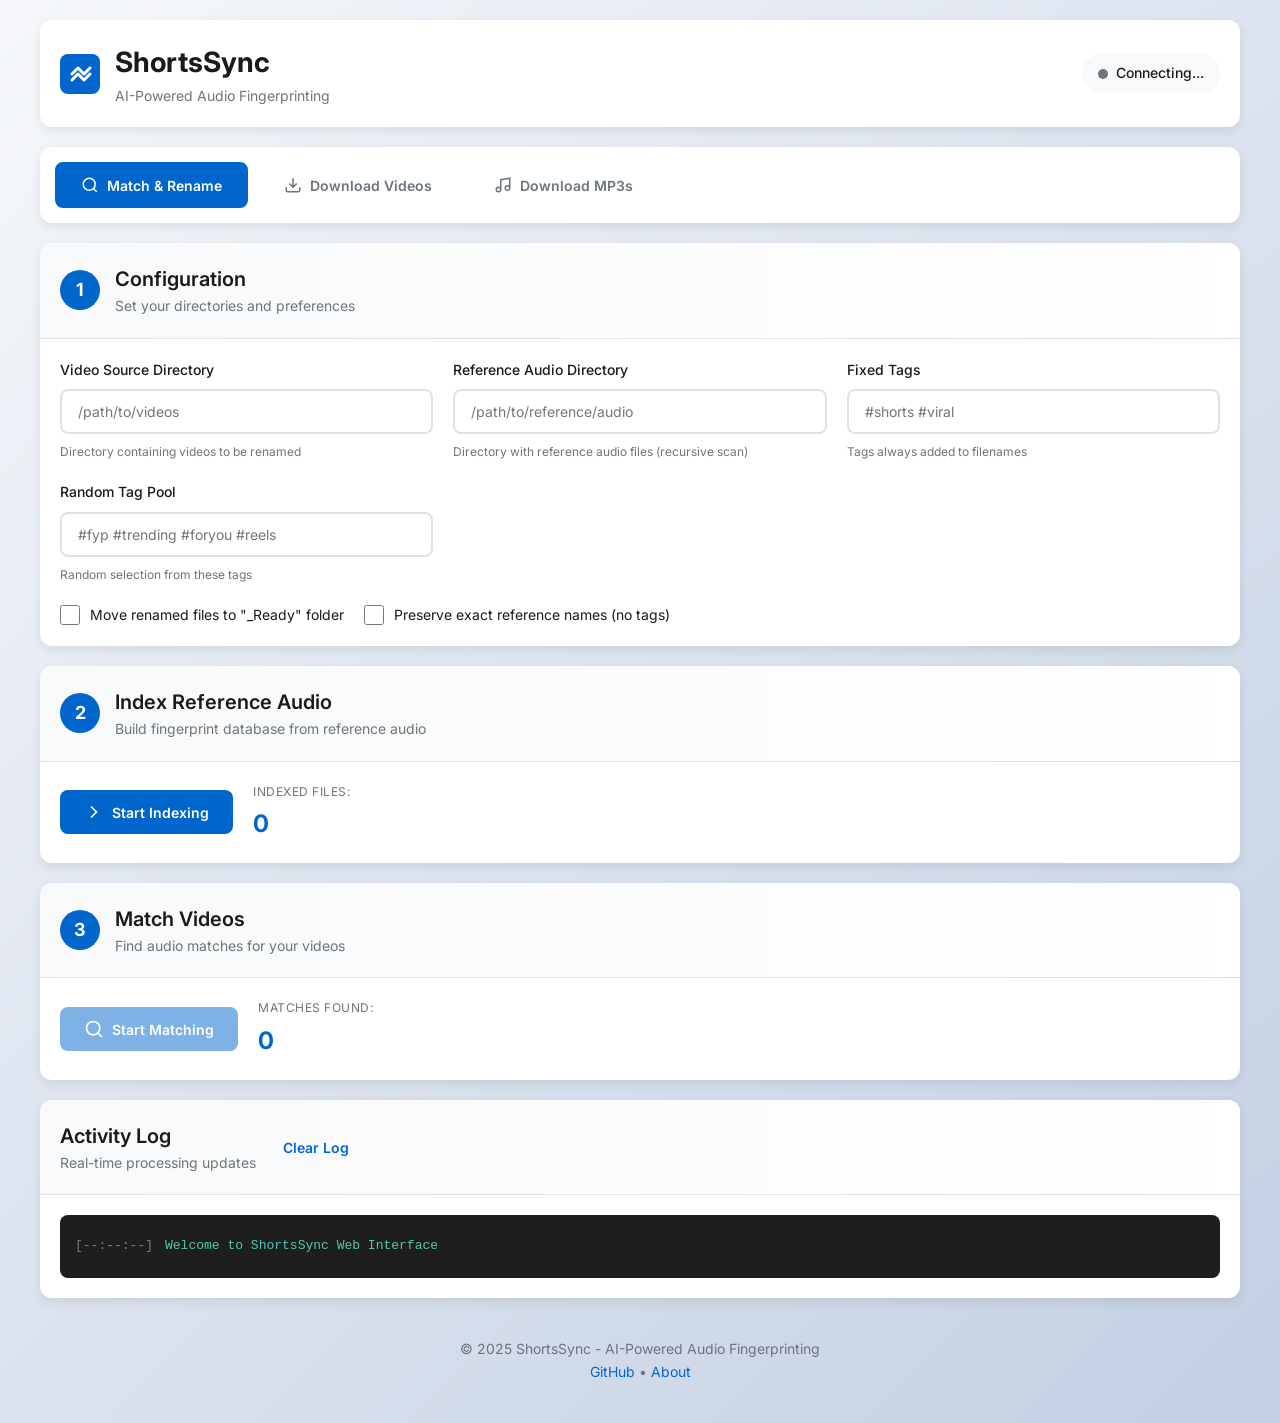
<file: web_frontend/index.html>
<!DOCTYPE html>
<html lang="en">
<head>
    <meta charset="UTF-8">
    <meta name="viewport" content="width=device-width, initial-scale=1.0">
    <title>ShortsSync - AI-Powered Video Organizer</title>
    <link rel="stylesheet" href="styles.css">
    <link href="https://fonts.googleapis.com/css2?family=Inter:wght@300;400;500;600;700&display=swap" rel="stylesheet">
</head>
<body>
    <div class="container">
        <!-- Header -->
        <header class="header">
            <div class="header-content">
                <div class="logo">
                    <svg width="40" height="40" viewBox="0 0 40 40" fill="none">
                        <rect width="40" height="40" rx="8" fill="#0066cc"/>
                        <path d="M12 20L18 14L24 20L30 14" stroke="white" stroke-width="3" stroke-linecap="round" stroke-linejoin="round"/>
                        <path d="M12 26L18 20L24 26L30 20" stroke="white" stroke-width="3" stroke-linecap="round" stroke-linejoin="round"/>
                    </svg>
                    <div>
                        <h1>ShortsSync</h1>
                        <p class="tagline">AI-Powered Audio Fingerprinting</p>
                    </div>
                </div>
                <div class="header-status">
                    <div class="status-indicator" id="connectionStatus">
                        <span class="status-dot"></span>
                        <span class="status-text">Connecting...</span>
                    </div>
                </div>
            </div>
        </header>

        <!-- Tab Navigation -->
        <nav class="tab-nav">
            <button class="tab-btn active" data-tab="match-tab">
                <svg width="18" height="18" viewBox="0 0 24 24" fill="none" stroke="currentColor" stroke-width="2">
                    <circle cx="11" cy="11" r="8"/>
                    <path d="M21 21l-4.35-4.35"/>
                </svg>
                Match & Rename
            </button>
            <button class="tab-btn" data-tab="download-tab">
                <svg width="18" height="18" viewBox="0 0 24 24" fill="none" stroke="currentColor" stroke-width="2">
                    <path d="M21 15v4a2 2 0 01-2 2H5a2 2 0 01-2-2v-4M7 10l5 5 5-5M12 15V3"/>
                </svg>
                Download Videos
            </button>
            <button class="tab-btn" data-tab="mp3-tab">
                <svg width="18" height="18" viewBox="0 0 24 24" fill="none" stroke="currentColor" stroke-width="2">
                    <path d="M9 18V5l12-2v13M9 18c0 1.66-1.34 3-3 3s-3-1.34-3-3 1.34-3 3-3 3 1.34 3 3zm12-2c0 1.66-1.34 3-3 3s-3-1.34-3-3 1.34-3 3-3 3 1.34 3 3z"/>
                </svg>
                Download MP3s
            </button>
        </nav>

        <!-- Main Content -->
        <main class="main-content">
            <!-- Match & Rename Tab -->
            <div id="match-tab" class="tab-content active">
                <!-- Step 1: Configuration -->
            <section class="card">
                <div class="card-header">
                    <div class="step-number">1</div>
                    <div>
                        <h2>Configuration</h2>
                        <p>Set your directories and preferences</p>
                    </div>
                </div>
                <div class="card-body">
                    <div class="form-grid">
                        <div class="form-group">
                            <label for="videoDir">Video Source Directory</label>
                            <input type="text" id="videoDir" placeholder="/path/to/videos" />
                            <small>Directory containing videos to be renamed</small>
                        </div>
                        <div class="form-group">
                            <label for="audioDir">Reference Audio Directory</label>
                            <input type="text" id="audioDir" placeholder="/path/to/reference/audio" />
                            <small>Directory with reference audio files (recursive scan)</small>
                        </div>
                        <div class="form-group">
                            <label for="fixedTags">Fixed Tags</label>
                            <input type="text" id="fixedTags" placeholder="#shorts #viral" />
                            <small>Tags always added to filenames</small>
                        </div>
                        <div class="form-group">
                            <label for="poolTags">Random Tag Pool</label>
                            <input type="text" id="poolTags" placeholder="#fyp #trending #foryou #reels" />
                            <small>Random selection from these tags</small>
                        </div>
                    </div>
                    <div class="form-row">
                        <div class="checkbox-group">
                            <input type="checkbox" id="moveFiles" />
                            <label for="moveFiles">Move renamed files to "_Ready" folder</label>
                        </div>
                        <div class="checkbox-group">
                            <input type="checkbox" id="preserveExact" />
                            <label for="preserveExact">Preserve exact reference names (no tags)</label>
                        </div>
                    </div>
                    <div class="form-row" id="shazamOption" style="display: none;">
                        <div class="checkbox-group">
                            <input type="checkbox" id="shazamOnlyMode" />
                            <label for="shazamOnlyMode">
                                <strong>🎵 Shazam-Only Mode</strong> - Rename directly from Shazam
                            </label>
                        </div>
                        <div class="checkbox-group">
                            <input type="checkbox" id="useShazamFallback" />
                            <label for="useShazamFallback">
                                <strong>🎵 Use Shazam Fallback</strong> - Try to identify unmatched videos with Shazam
                                <br><small>For videos that don't match via fingerprinting, try Shazam to identify the song and match against reference library.</small>
                            </label>
                        </div>
                    </div>
                    <div class="form-row" id="saveAudioOption" style="display: none;">
                        <div class="checkbox-group">
                            <input type="checkbox" id="saveNewAudio" />
                            <label for="saveNewAudio">
                                <strong>💾 Save New Audio</strong> - Add Shazam-identified videos to reference library
                                <br><small>When Shazam finds a new song, extract and save the audio to your reference folder for future matching.</small>
                            </label>
                        </div>
                    </div>
                </div>
            </section>

            <!-- Step 2: Index Reference Audio -->
            <section class="card">
                <div class="card-header">
                    <div class="step-number">2</div>
                    <div>
                        <h2>Index Reference Audio</h2>
                        <p>Build fingerprint database from reference audio</p>
                    </div>
                </div>
                <div class="card-body">
                    <div class="action-section">
                        <button class="btn btn-primary" id="btnIndex">
                            <svg width="20" height="20" viewBox="0 0 24 24" fill="none" stroke="currentColor">
                                <path d="M9 18l6-6-6-6" stroke-width="2" stroke-linecap="round"/>
                            </svg>
                            Start Indexing
                        </button>
                        <div class="stats-group" id="indexStats">
                            <div class="stat-item">
                                <span class="stat-label">Indexed Files:</span>
                                <span class="stat-value" id="indexedCount">0</span>
                            </div>
                        </div>
                    </div>
                    
                    <!-- Progress Section for Indexing -->
                    <div id="indexProgressSection" style="display: none; margin-top: 20px;">
                        <div class="progress-bar">
                            <div class="progress-fill" id="indexProgressFill" style="width: 0%"></div>
                        </div>
                        <div class="progress-text" id="indexProgressText">0 / 0</div>
                    </div>
                </div>
            </section>

            <!-- Step 3: Match Videos -->
            <section class="card">
                <div class="card-header">
                    <div class="step-number">3</div>
                    <div>
                        <h2>Match Videos</h2>
                        <p>Find audio matches for your videos</p>
                    </div>
                </div>
                <div class="card-body">
                    <div class="action-section">
                        <button class="btn btn-primary" id="btnMatch" disabled>
                            <svg width="20" height="20" viewBox="0 0 24 24" fill="none" stroke="currentColor">
                                <circle cx="11" cy="11" r="8" stroke-width="2"/>
                                <path d="M21 21l-4.35-4.35" stroke-width="2" stroke-linecap="round"/>
                            </svg>
                            Start Matching
                        </button>
                        <div class="stats-group" id="matchStats">
                            <div class="stat-item">
                                <span class="stat-label">Matches Found:</span>
                                <span class="stat-value" id="matchCount">0</span>
                            </div>
                        </div>
                    </div>
                </div>
            </section>

            <!-- Progress Section -->
            <section class="card" id="progressCard" style="display: none;">
                <div class="card-header">
                    <div class="step-number">
                        <svg class="spinner" width="24" height="24" viewBox="0 0 24 24">
                            <circle cx="12" cy="12" r="10" stroke="#0066cc" stroke-width="3" fill="none" stroke-dasharray="60" stroke-dashoffset="20"/>
                        </svg>
                    </div>
                    <div>
                        <h2>Processing</h2>
                        <p id="progressMessage">Working...</p>
                    </div>
                </div>
                <div class="card-body">
                    <div class="progress-bar">
                        <div class="progress-fill" id="progressFill" style="width: 0%"></div>
                    </div>
                    <div class="progress-text" id="progressText">0 / 0</div>
                </div>
            </section>

            <!-- Step 4: Results & Rename -->
            <section class="card" id="resultsCard" style="display: none;">
                <div class="card-header">
                    <div class="step-number">4</div>
                    <div>
                        <h2>Results & Rename</h2>
                        <p>Review matches and commit changes</p>
                    </div>
                </div>
                <div class="card-body">
                    <div class="action-section" style="margin-bottom: 20px;">
                        <button class="btn btn-success" id="btnRename">
                            <svg width="20" height="20" viewBox="0 0 24 24" fill="none" stroke="currentColor">
                                <polyline points="20 6 9 17 4 12" stroke-width="2" stroke-linecap="round" stroke-linejoin="round"/>
                            </svg>
                            Commit Rename
                        </button>
                        <button class="btn btn-secondary" id="btnClear">
                            <svg width="20" height="20" viewBox="0 0 24 24" fill="none" stroke="currentColor">
                                <path d="M3 6h18M8 6V4a2 2 0 012-2h4a2 2 0 012 2v2M19 6v14a2 2 0 01-2 2H7a2 2 0 01-2-2V6" stroke-width="2" stroke-linecap="round"/>
                            </svg>
                            Clear Results
                        </button>
                    </div>
                    <div class="results-container" id="resultsContainer">
                        <!-- Results will be populated here -->
                    </div>
                </div>
            </section>

            <!-- Activity Log -->
            <section class="card">
                <div class="card-header">
                    <div>
                        <h2>Activity Log</h2>
                        <p>Real-time processing updates</p>
                    </div>
                    <button class="btn btn-text" id="btnClearLog">Clear Log</button>
                </div>
                <div class="card-body">
                    <div class="log-container" id="logContainer">
                        <div class="log-entry log-info">
                            <span class="log-time">[--:--:--]</span>
                            <span class="log-message">Welcome to ShortsSync Web Interface</span>
                        </div>
                    </div>
                </div>
            </section>
            </div>

            <!-- Download Videos Tab -->
            <div id="download-tab" class="tab-content">
                <section class="card">
                    <div class="card-header">
                        <div class="step-number">
                            <svg width="24" height="24" viewBox="0 0 24 24" fill="none" stroke="white" stroke-width="2">
                                <path d="M21 15v4a2 2 0 01-2 2H5a2 2 0 01-2-2v-4M7 10l5 5 5-5M12 15V3"/>
                            </svg>
                        </div>
                        <div>
                            <h2>Download Videos</h2>
                            <p>Download videos from YouTube, TikTok, Instagram, and 1000+ platforms</p>
                        </div>
                    </div>
                    <div class="card-body">
                        <div class="form-grid">
                            <div class="form-group" style="grid-column: 1 / -1;">
                                <label for="downloadUrl">Video URL</label>
                                <input type="text" id="downloadUrl" placeholder="https://youtube.com/watch?v=... or https://tiktok.com/@user/video/..." />
                                <small>Supports YouTube, TikTok, Instagram, Twitter, Facebook, and many more platforms</small>
                            </div>
                            <div class="form-group">
                                <label for="downloadOutputDir">Download Directory</label>
                                <input type="text" id="downloadOutputDir" placeholder="./downloads" />
                                <small>Where to save downloaded files</small>
                            </div>
                            <div class="form-group">
                                <label for="downloadFormat">Format</label>
                                <select id="downloadFormat" class="form-select">
                                    <option value="video">Video (MP4)</option>
                                    <option value="audio">Audio Only (MP3)</option>
                                </select>
                                <small>Choose video or audio-only download</small>
                            </div>
                        </div>
                        <div class="action-section">
                            <button class="btn btn-primary" id="btnDownload">
                                <svg width="20" height="20" viewBox="0 0 24 24" fill="none" stroke="currentColor">
                                    <path d="M21 15v4a2 2 0 01-2 2H5a2 2 0 01-2-2v-4M7 10l5 5 5-5M12 15V3" stroke-width="2"/>
                                </svg>
                                Start Download
                            </button>
                        </div>
                    </div>
                </section>

                <!-- Download Info Card -->
                <section class="card">
                    <div class="card-header">
                        <div>
                            <h2>Supported Platforms</h2>
                            <p>Works with 1000+ websites</p>
                        </div>
                    </div>
                    <div class="card-body">
                        <div class="platform-grid">
                            <div class="platform-item">
                                <strong>Social Media</strong>
                                <span>YouTube, TikTok, Instagram, Facebook, Twitter, Snapchat, Reddit</span>
                            </div>
                            <div class="platform-item">
                                <strong>Video Platforms</strong>
                                <span>Vimeo, Dailymotion, Twitch, Streamable, Rumble</span>
                            </div>
                            <div class="platform-item">
                                <strong>Features</strong>
                                <span>• Max 1080p video quality<br>• 192kbps audio<br>• Auto file naming<br>• Real-time progress</span>
                            </div>
                        </div>
                    </div>
                </section>

                <!-- Activity Log (shared across tabs) -->
                <section class="card">
                    <div class="card-header">
                        <div>
                            <h2>Activity Log</h2>
                            <p>Real-time download updates</p>
                        </div>
                        <button class="btn btn-text" id="btnClearLog2">Clear Log</button>
                    </div>
                    <div class="card-body">
                        <div class="log-container" id="logContainer2">
                            <!-- Log entries will be synced with main log -->
                        </div>
                    </div>
                </section>
            </div>

            <!-- Download MP3s Tab -->
            <div id="mp3-tab" class="tab-content">
                <section class="card">
                    <div class="card-header">
                        <div class="step-number">
                            <svg width="24" height="24" viewBox="0 0 24 24" fill="none" stroke="white" stroke-width="2">
                                <path d="M9 18V5l12-2v13M9 18c0 1.66-1.34 3-3 3s-3-1.34-3-3 1.34-3 3-3 3 1.34 3 3zm12-2c0 1.66-1.34 3-3 3s-3-1.34-3-3 1.34-3 3-3 3 1.34 3 3z"/>
                            </svg>
                        </div>
                        <div>
                            <h2>Download MP3s to Audio Directory</h2>
                            <p>Download audio from URLs and save to your configured audio_dir</p>
                        </div>
                    </div>
                    <div class="card-body">
                        <div class="form-group" style="margin-bottom: 15px;">
                            <label for="mp3AudioDir">Audio Directory (from config.py)</label>
                            <input type="text" id="mp3AudioDir" readonly style="background: #f8f9fa; cursor: not-allowed;" />
                            <small>MP3 files will be saved to this directory</small>
                        </div>
                        
                        <div class="form-group" style="margin-bottom: 15px;">
                            <label for="mp3UrlsInput">URLs (one per line)</label>
                            <textarea id="mp3UrlsInput" rows="8" placeholder="https://www.youtube.com/watch?v=... MyTrack&#10;https://www.youtube.com/watch?v=...&#10;https://soundcloud.com/artist/track CustomName" style="width: 100%; padding: 12px; border: 1px solid #ced4da; border-radius: 4px; font-family: 'Courier New', monospace; font-size: 13px; resize: vertical;"></textarea>
                            <small>Format: <code>URL [optional_filename]</code><br>
                            Examples:<br>
                            • <code>https://youtube.com/watch?v=xyz</code> (uses video title)<br>
                            • <code>https://youtube.com/watch?v=xyz MyTrack</code> (saves as MyTrack.mp3)</small>
                        </div>
                        
                        <div class="action-section">
                            <button class="btn btn-primary" id="btnDownloadMP3">
                                <svg width="20" height="20" viewBox="0 0 24 24" fill="none" stroke="currentColor">
                                    <path d="M21 15v4a2 2 0 01-2 2H5a2 2 0 01-2-2v-4M7 10l5 5 5-5M12 15V3" stroke-width="2"/>
                                </svg>
                                Download MP3s
                            </button>
                        </div>
                        
                        <!-- Progress Section -->
                        <div id="mp3ProgressSection" style="display: none; margin-top: 20px;">
                            <div class="progress-bar">
                                <div class="progress-fill" id="mp3ProgressFill" style="width: 0%"></div>
                            </div>
                            <div class="progress-text" id="mp3ProgressText">0 / 0</div>
                        </div>
                    </div>
                </section>

                <!-- Activity Log (shared) -->
                <section class="card">
                    <div class="card-header">
                        <div>
                            <h2>Activity Log</h2>
                            <p>Real-time download updates</p>
                        </div>
                        <button class="btn btn-text" id="btnClearLog3">Clear Log</button>
                    </div>
                    <div class="card-body">
                        <div class="log-container" id="logContainer3">
                            <!-- Log entries will be synced with main log -->
                        </div>
                    </div>
                </section>

                <!-- MP3 Info Card -->
                <section class="card">
                    <div class="card-header">
                        <div>
                            <h2>Features & Supported Platforms</h2>
                            <p>High-quality audio downloads from 1000+ sites</p>
                        </div>
                    </div>
                    <div class="card-body">
                        <div class="platform-grid">
                            <div class="platform-item">
                                <strong>Audio Quality</strong>
                                <span>• 192kbps MP3<br>• Best available audio source<br>• Automatic conversion</span>
                            </div>
                            <div class="platform-item">
                                <strong>Supported Sites</strong>
                                <span>YouTube, SoundCloud, Spotify (preview), Bandcamp, Mixcloud, and 1000+ more</span>
                            </div>
                            <div class="platform-item">
                                <strong>Batch Processing</strong>
                                <span>• Multiple URLs at once<br>• Custom filenames<br>• Progress tracking<br>• Error handling</span>
                            </div>
                        </div>
                    </div>
                </section>
            </div>
        </main>

        <!-- Footer -->
        <footer class="footer">
            <p>&copy; 2025 ShortsSync - AI-Powered Audio Fingerprinting</p>
            <p>
                <a href="https://github.com/MandarGogate/shorts_renamer" target="_blank">GitHub</a>
                <span>•</span>
                <a href="#" id="aboutLink">About</a>
            </p>
        </footer>
    </div>

    <!-- Scripts -->
    <script src="https://cdn.socket.io/4.5.4/socket.io.min.js"></script>
    <script src="app.js"></script>
</body>
</html>
</file>
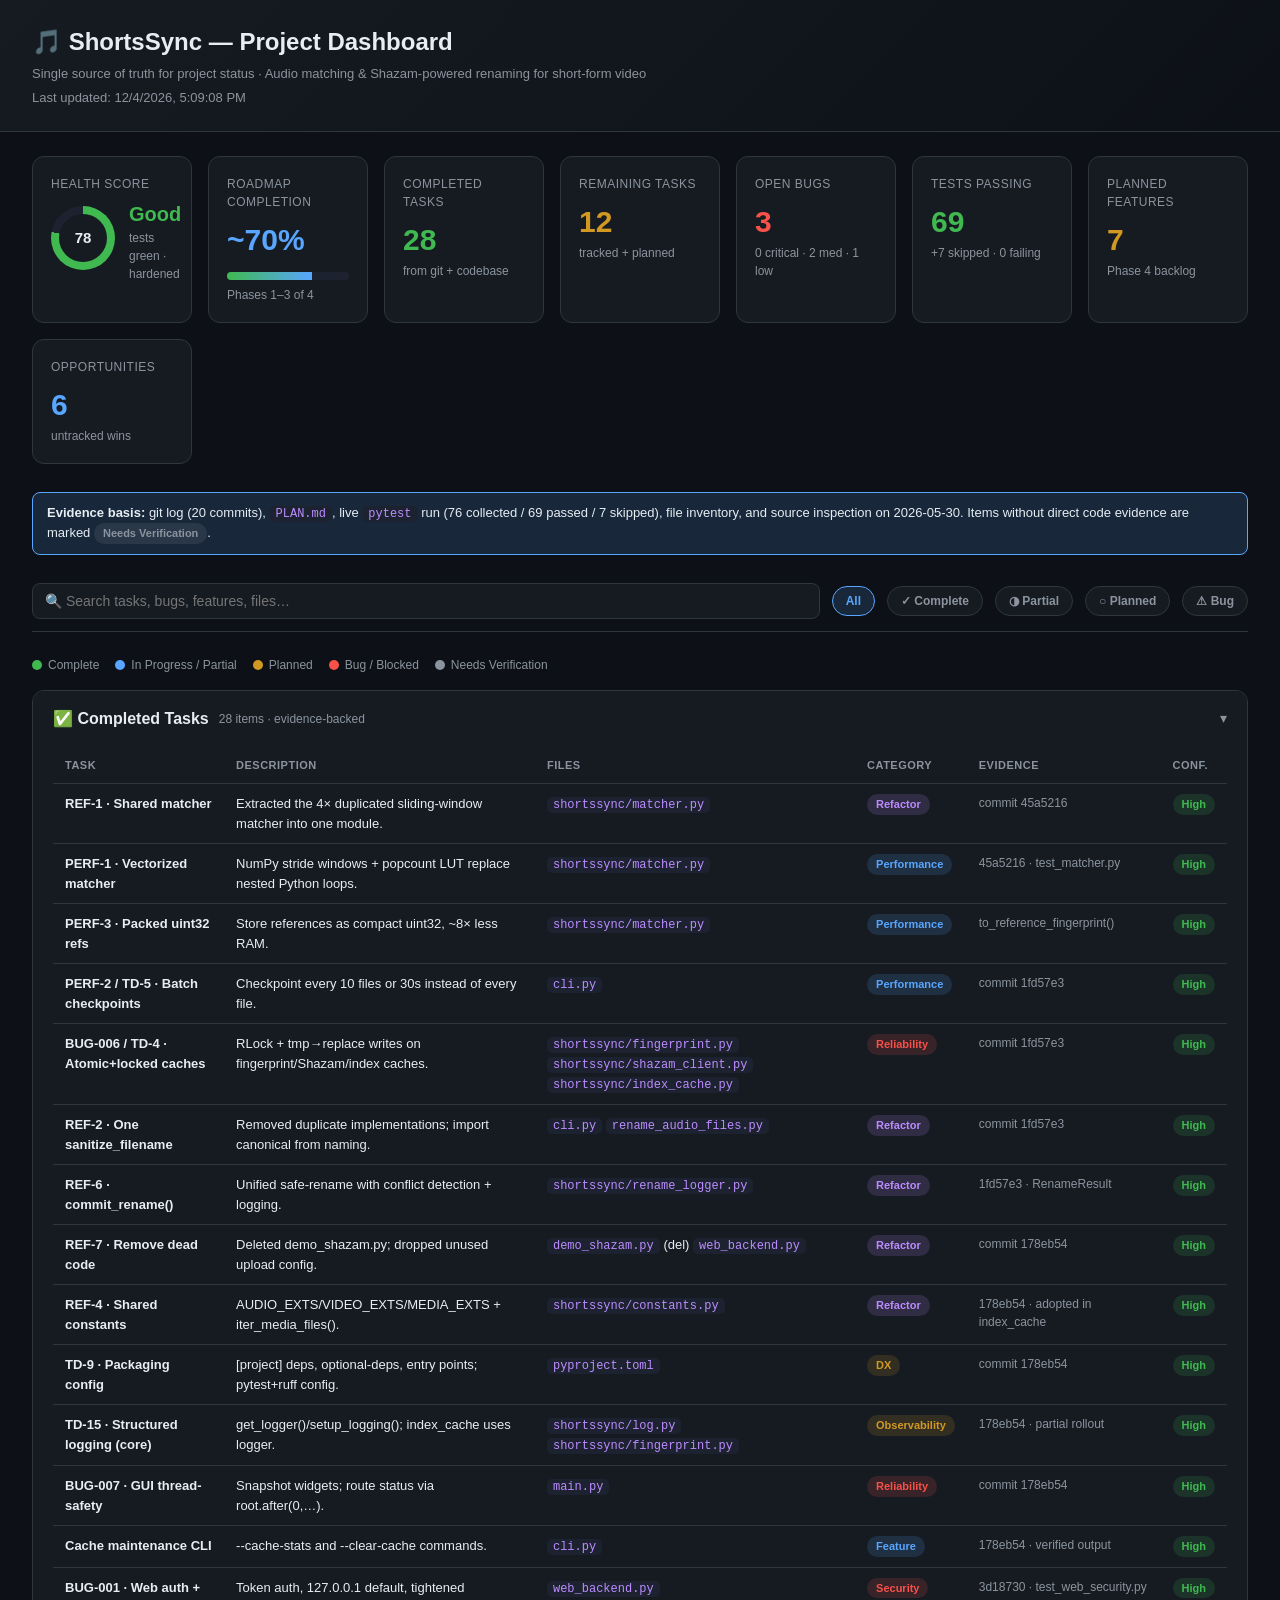
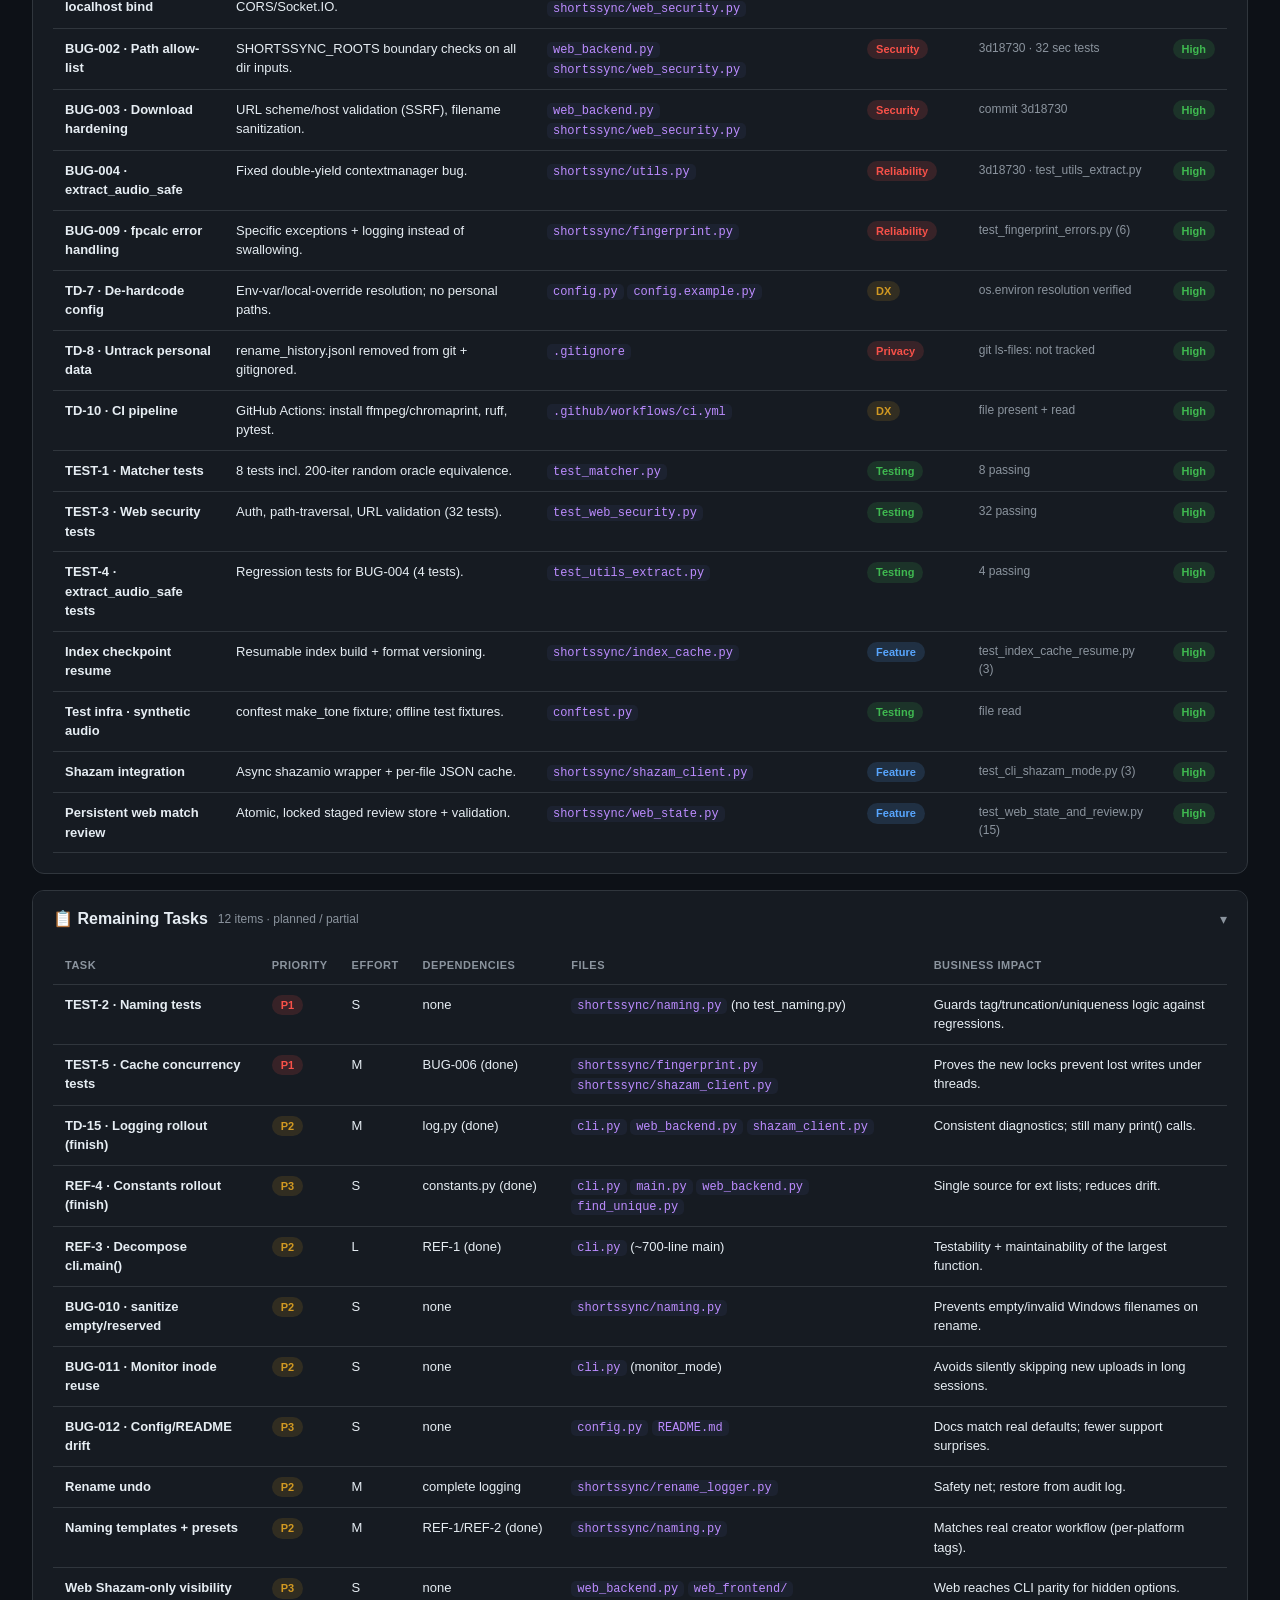
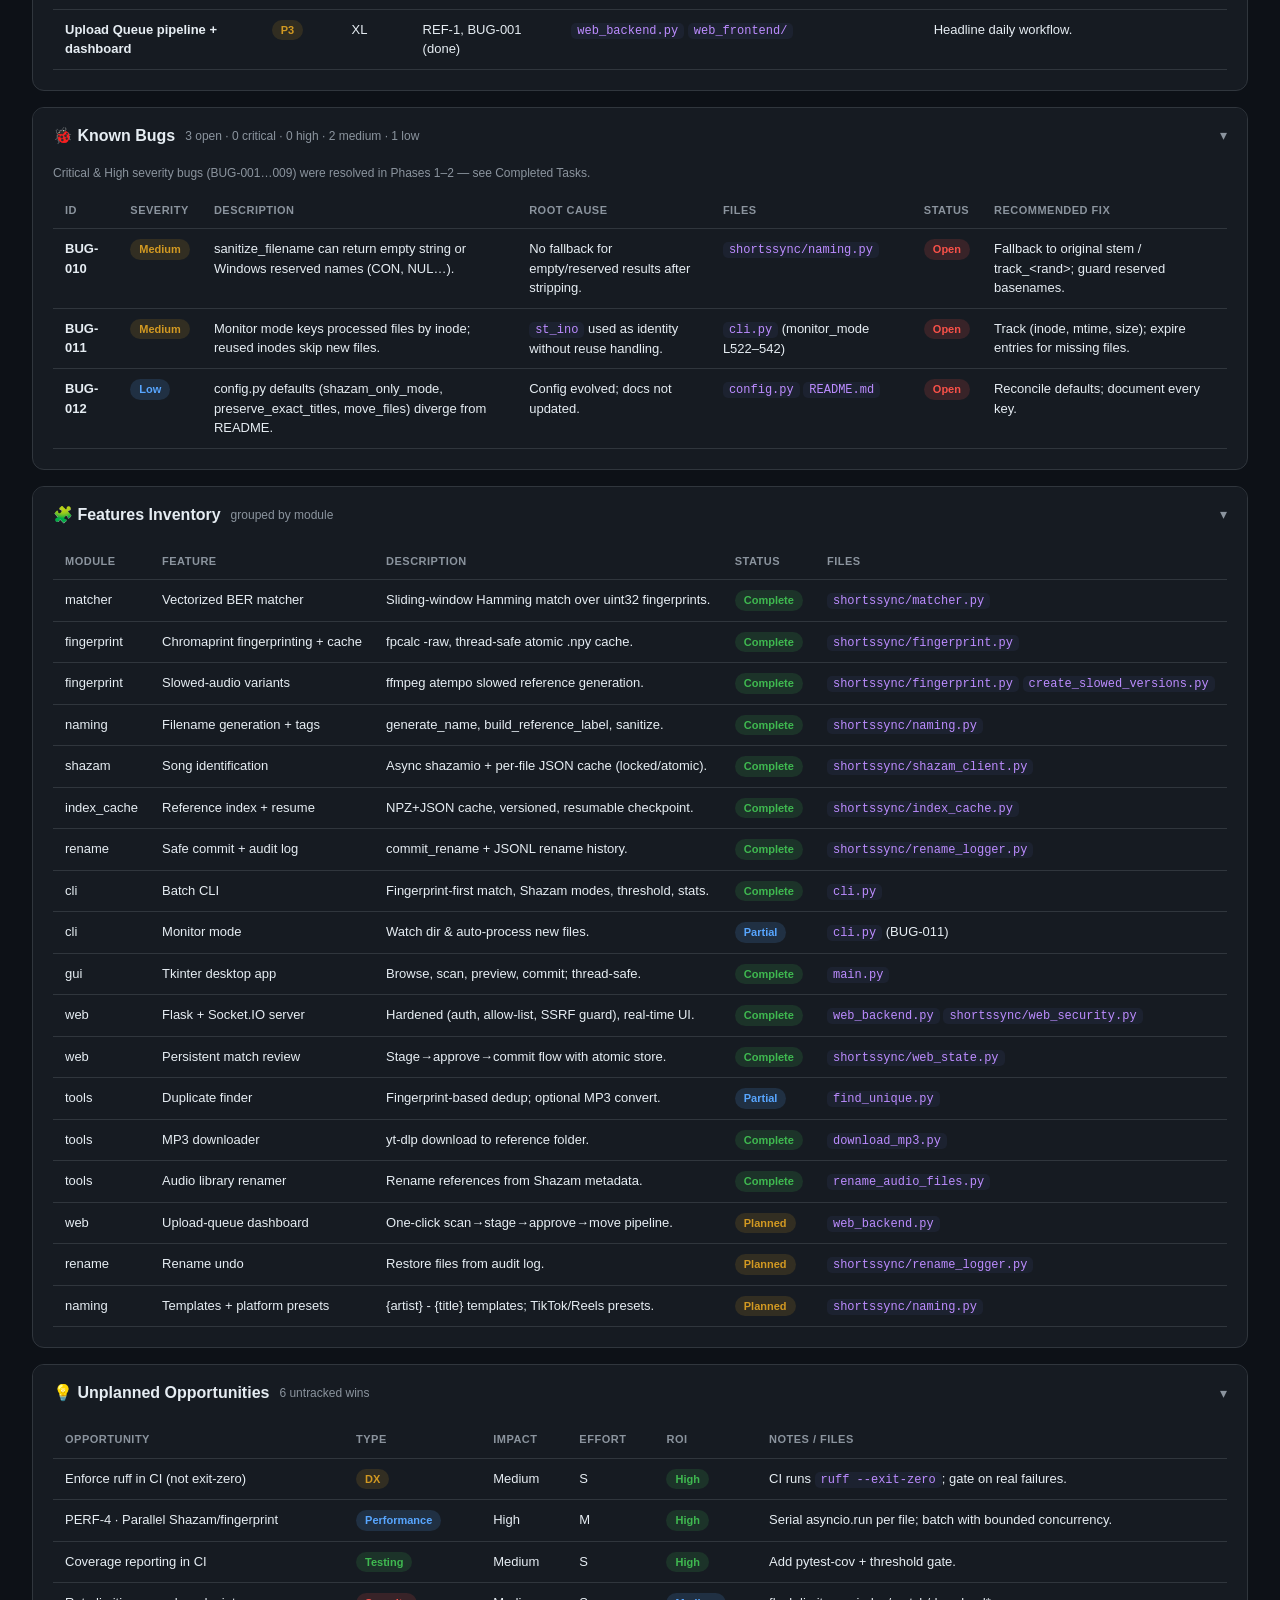
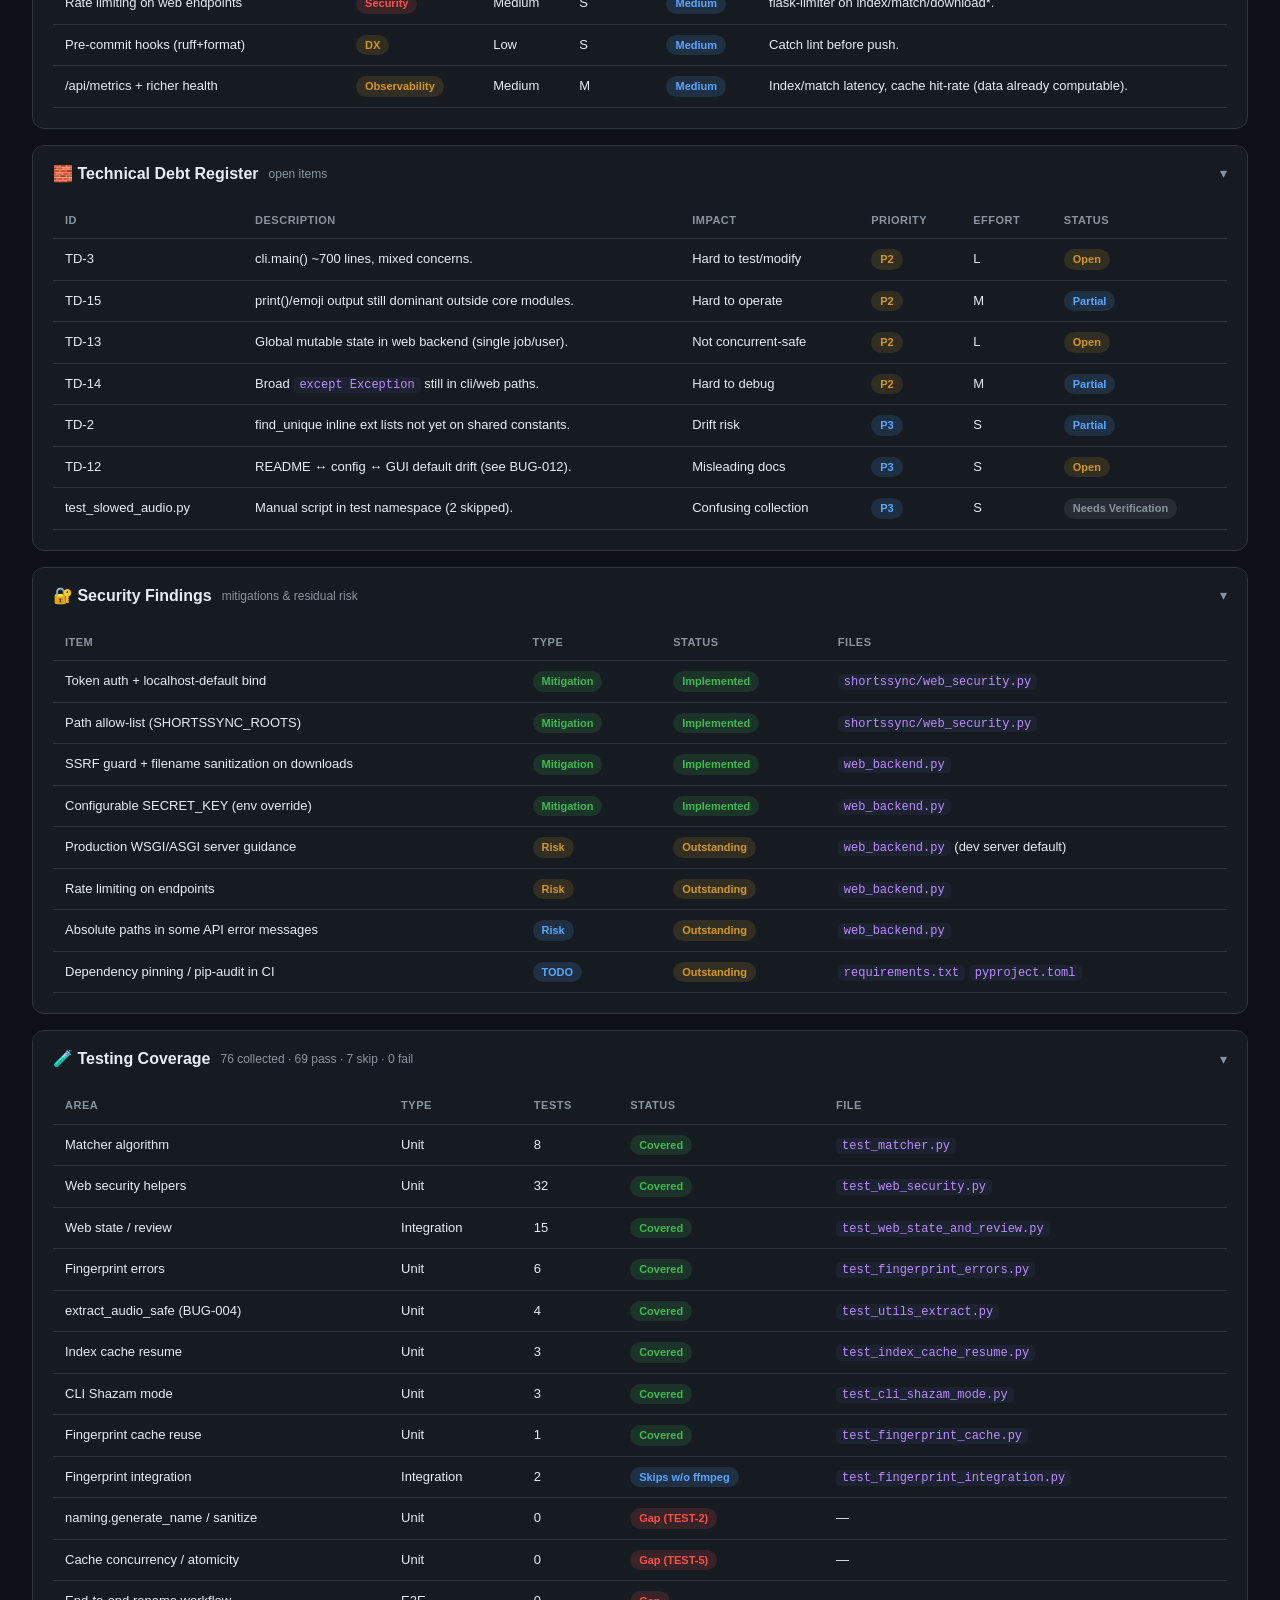
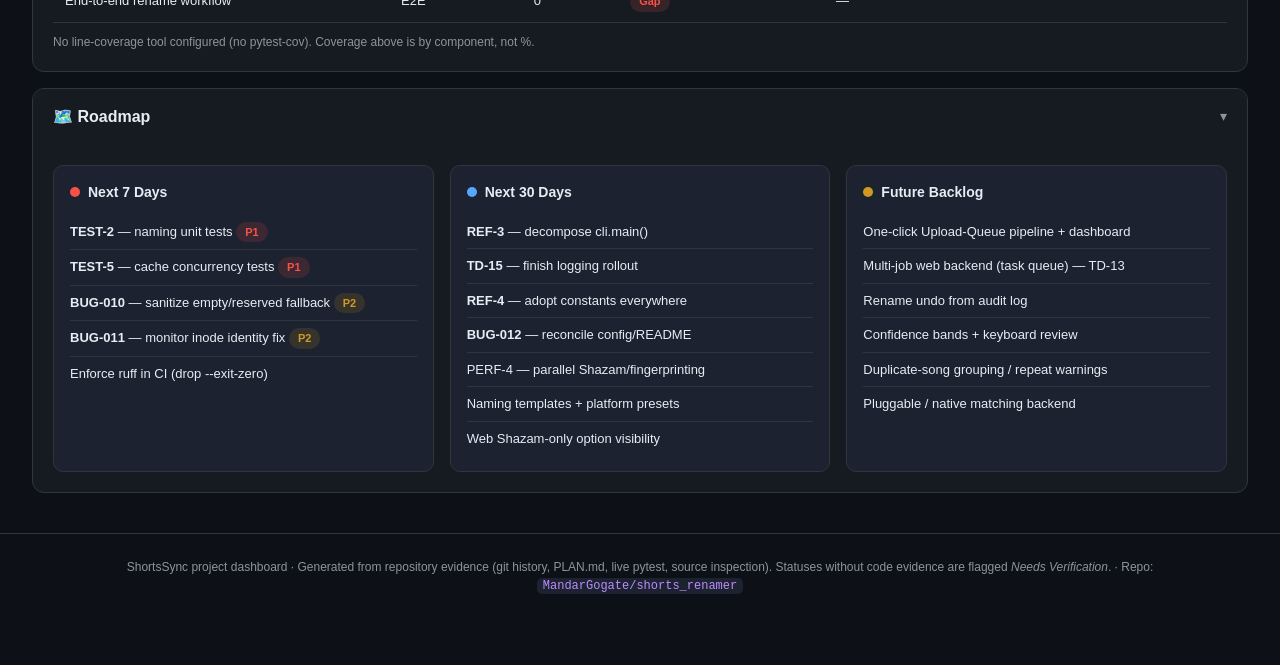
<file: tasks.html>
<!DOCTYPE html>
<html lang="en">
<head>
<meta charset="UTF-8">
<meta name="viewport" content="width=device-width, initial-scale=1.0">
<title>ShortsSync — Project Dashboard</title>
<style>
  :root{
    --bg:#0d1117; --panel:#161b22; --panel2:#1c2230; --border:#30363d;
    --text:#e6edf3; --muted:#8b949e; --accent:#58a6ff;
    --green:#3fb950; --blue:#58a6ff; --yellow:#d29922; --red:#f85149; --purple:#bc8cff;
    --green-bg:rgba(63,185,80,.15); --blue-bg:rgba(88,166,255,.15);
    --yellow-bg:rgba(210,153,34,.15); --red-bg:rgba(248,81,73,.15); --purple-bg:rgba(188,140,255,.15);
  }
  *{box-sizing:border-box;margin:0;padding:0}
  body{font-family:-apple-system,BlinkMacSystemFont,"Segoe UI",Roboto,Helvetica,Arial,sans-serif;
    background:var(--bg);color:var(--text);line-height:1.5;font-size:14px}
  a{color:var(--accent);text-decoration:none}
  header{padding:24px 32px;border-bottom:1px solid var(--border);
    background:linear-gradient(135deg,#161b22,#0d1117)}
  header h1{font-size:24px;font-weight:700}
  header .sub{color:var(--muted);margin-top:4px;font-size:13px}
  .wrap{max-width:1280px;margin:0 auto;padding:24px 32px}
  .controls{display:flex;gap:12px;flex-wrap:wrap;align-items:center;margin-bottom:24px;
    position:sticky;top:0;background:var(--bg);padding:12px 0;z-index:50;border-bottom:1px solid var(--border)}
  #search{flex:1;min-width:220px;padding:9px 12px;background:var(--panel);border:1px solid var(--border);
    border-radius:8px;color:var(--text);font-size:14px}
  #search:focus{outline:none;border-color:var(--accent)}
  .filter-btn{padding:7px 13px;background:var(--panel);border:1px solid var(--border);border-radius:20px;
    color:var(--muted);cursor:pointer;font-size:12px;font-weight:600;transition:.15s}
  .filter-btn:hover{border-color:var(--accent);color:var(--text)}
  .filter-btn.active{background:var(--blue-bg);border-color:var(--accent);color:var(--accent)}
  .cards{display:grid;grid-template-columns:repeat(auto-fit,minmax(150px,1fr));gap:16px;margin-bottom:28px}
  .card{background:var(--panel);border:1px solid var(--border);border-radius:12px;padding:18px}
  .card .label{color:var(--muted);font-size:12px;text-transform:uppercase;letter-spacing:.5px}
  .card .value{font-size:30px;font-weight:700;margin-top:6px}
  .card .value.green{color:var(--green)} .card .value.blue{color:var(--blue)}
  .card .value.yellow{color:var(--yellow)} .card .value.red{color:var(--red)}
  .progress{height:8px;background:var(--panel2);border-radius:6px;overflow:hidden;margin-top:10px}
  .progress > span{display:block;height:100%;background:linear-gradient(90deg,var(--green),var(--blue))}
  .gauge{display:flex;align-items:center;gap:14px}
  .ring{--p:78;width:64px;height:64px;border-radius:50%;flex-shrink:0;
    background:conic-gradient(var(--green) calc(var(--p)*1%),var(--panel2) 0);
    display:flex;align-items:center;justify-content:center}
  .ring::before{content:attr(data-v);width:48px;height:48px;border-radius:50%;background:var(--panel);
    display:flex;align-items:center;justify-content:center;font-weight:700;font-size:15px}
  section{margin-bottom:16px;background:var(--panel);border:1px solid var(--border);border-radius:12px;overflow:hidden}
  .sec-head{padding:16px 20px;cursor:pointer;display:flex;justify-content:space-between;align-items:center;
    user-select:none;background:var(--panel)}
  .sec-head:hover{background:var(--panel2)}
  .sec-head h2{font-size:16px;font-weight:600;display:flex;align-items:center;gap:10px}
  .sec-head .count{color:var(--muted);font-size:12px;font-weight:400}
  .sec-head .chev{color:var(--muted);transition:.2s}
  section.collapsed .sec-body{display:none}
  section.collapsed .chev{transform:rotate(-90deg)}
  .sec-body{padding:0 20px 20px}
  table{width:100%;border-collapse:collapse;font-size:13px}
  th,td{text-align:left;padding:10px 12px;border-bottom:1px solid var(--border);vertical-align:top}
  th{color:var(--muted);font-size:11px;text-transform:uppercase;letter-spacing:.5px;cursor:pointer;
    position:sticky;white-space:nowrap}
  th:hover{color:var(--text)}
  tr:hover td{background:var(--panel2)}
  code{background:var(--panel2);padding:1px 6px;border-radius:5px;font-size:12px;color:var(--purple);
    font-family:"SF Mono",Monaco,Consolas,monospace}
  .badge{display:inline-block;padding:2px 9px;border-radius:20px;font-size:11px;font-weight:700;white-space:nowrap}
  .b-green{background:var(--green-bg);color:var(--green)}
  .b-blue{background:var(--blue-bg);color:var(--blue)}
  .b-yellow{background:var(--yellow-bg);color:var(--yellow)}
  .b-red{background:var(--red-bg);color:var(--red)}
  .b-purple{background:var(--purple-bg);color:var(--purple)}
  .b-gray{background:rgba(139,148,158,.15);color:var(--muted)}
  .evidence{color:var(--muted);font-size:12px}
  .roadmap{display:grid;grid-template-columns:repeat(auto-fit,minmax(280px,1fr));gap:16px;padding:20px}
  .rm-col{background:var(--panel2);border:1px solid var(--border);border-radius:10px;padding:16px}
  .rm-col h3{font-size:14px;margin-bottom:12px;display:flex;align-items:center;gap:8px}
  .rm-col ul{list-style:none} .rm-col li{padding:7px 0;border-bottom:1px solid var(--border);font-size:13px}
  .rm-col li:last-child{border:0}
  .legend{display:flex;gap:16px;flex-wrap:wrap;margin:12px 0 0;font-size:12px;color:var(--muted)}
  .legend span{display:inline-flex;align-items:center;gap:6px}
  .dot{width:10px;height:10px;border-radius:50%;display:inline-block}
  footer{padding:24px 32px;color:var(--muted);font-size:12px;text-align:center;border-top:1px solid var(--border)}
  .hidden{display:none !important}
  .note{background:var(--blue-bg);border:1px solid var(--accent);border-radius:8px;padding:10px 14px;
    margin-bottom:16px;font-size:13px;color:var(--text)}
</style>
</head>
<body>
<header>
  <h1>🎵 ShortsSync — Project Dashboard</h1>
  <div class="sub">Single source of truth for project status · Audio matching &amp; Shazam-powered renaming for short-form video</div>
  <div class="sub" id="updated"></div>
</header>

<div class="wrap">

  <!-- ============ EXECUTIVE SUMMARY ============ -->
  <div class="cards">
    <div class="card">
      <div class="label">Health Score</div>
      <div class="gauge"><div class="ring" data-v="78" style="--p:78"></div>
        <div><div class="value green" style="font-size:20px">Good</div>
        <div class="evidence">tests green · hardened</div></div></div>
    </div>
    <div class="card">
      <div class="label">Roadmap Completion</div>
      <div class="value blue">~70%</div>
      <div class="progress"><span style="width:70%"></span></div>
      <div class="evidence" style="margin-top:6px">Phases 1–3 of 4</div>
    </div>
    <div class="card"><div class="label">Completed Tasks</div><div class="value green">28</div>
      <div class="evidence">from git + codebase</div></div>
    <div class="card"><div class="label">Remaining Tasks</div><div class="value yellow">12</div>
      <div class="evidence">tracked + planned</div></div>
    <div class="card"><div class="label">Open Bugs</div><div class="value red">3</div>
      <div class="evidence">0 critical · 2 med · 1 low</div></div>
    <div class="card"><div class="label">Tests Passing</div><div class="value green">69</div>
      <div class="evidence">+7 skipped · 0 failing</div></div>
    <div class="card"><div class="label">Planned Features</div><div class="value yellow">7</div>
      <div class="evidence">Phase 4 backlog</div></div>
    <div class="card"><div class="label">Opportunities</div><div class="value blue">6</div>
      <div class="evidence">untracked wins</div></div>
  </div>

  <div class="note">
    <strong>Evidence basis:</strong> git log (20 commits), <code>PLAN.md</code>, live <code>pytest</code> run
    (76 collected / 69 passed / 7 skipped), file inventory, and source inspection on 2026-05-30.
    Items without direct code evidence are marked <span class="badge b-gray">Needs Verification</span>.
  </div>

  <!-- ============ CONTROLS ============ -->
  <div class="controls">
    <input id="search" placeholder="🔍 Search tasks, bugs, features, files…" oninput="doSearch()">
    <button class="filter-btn active" data-f="all" onclick="setFilter(this)">All</button>
    <button class="filter-btn" data-f="complete" onclick="setFilter(this)">✓ Complete</button>
    <button class="filter-btn" data-f="partial" onclick="setFilter(this)">◑ Partial</button>
    <button class="filter-btn" data-f="planned" onclick="setFilter(this)">○ Planned</button>
    <button class="filter-btn" data-f="bug" onclick="setFilter(this)">⚠ Bug</button>
  </div>
  <div class="legend">
    <span><i class="dot" style="background:var(--green)"></i>Complete</span>
    <span><i class="dot" style="background:var(--blue)"></i>In Progress / Partial</span>
    <span><i class="dot" style="background:var(--yellow)"></i>Planned</span>
    <span><i class="dot" style="background:var(--red)"></i>Bug / Blocked</span>
    <span><i class="dot" style="background:var(--muted)"></i>Needs Verification</span>
  </div>
  <div style="height:16px"></div>

  <!-- ============ COMPLETED TASKS ============ -->
  <section data-row="complete">
    <div class="sec-head" onclick="toggle(this)"><h2>✅ Completed Tasks <span class="count">28 items · evidence-backed</span></h2><span class="chev">▾</span></div>
    <div class="sec-body">
      <table>
        <thead><tr><th onclick="sortT(this,0)">Task</th><th onclick="sortT(this,1)">Description</th><th>Files</th><th onclick="sortT(this,3)">Category</th><th>Evidence</th><th onclick="sortT(this,5)">Conf.</th></tr></thead>
        <tbody>
          <tr data-status="complete"><td><strong>REF-1 · Shared matcher</strong></td><td>Extracted the 4× duplicated sliding-window matcher into one module.</td><td><code>shortssync/matcher.py</code></td><td><span class="badge b-purple">Refactor</span></td><td class="evidence">commit 45a5216</td><td><span class="badge b-green">High</span></td></tr>
          <tr data-status="complete"><td><strong>PERF-1 · Vectorized matcher</strong></td><td>NumPy stride windows + popcount LUT replace nested Python loops.</td><td><code>shortssync/matcher.py</code></td><td><span class="badge b-blue">Performance</span></td><td class="evidence">45a5216 · test_matcher.py</td><td><span class="badge b-green">High</span></td></tr>
          <tr data-status="complete"><td><strong>PERF-3 · Packed uint32 refs</strong></td><td>Store references as compact uint32, ~8× less RAM.</td><td><code>shortssync/matcher.py</code></td><td><span class="badge b-blue">Performance</span></td><td class="evidence">to_reference_fingerprint()</td><td><span class="badge b-green">High</span></td></tr>
          <tr data-status="complete"><td><strong>PERF-2 / TD-5 · Batch checkpoints</strong></td><td>Checkpoint every 10 files or 30s instead of every file.</td><td><code>cli.py</code></td><td><span class="badge b-blue">Performance</span></td><td class="evidence">commit 1fd57e3</td><td><span class="badge b-green">High</span></td></tr>
          <tr data-status="complete"><td><strong>BUG-006 / TD-4 · Atomic+locked caches</strong></td><td>RLock + tmp→replace writes on fingerprint/Shazam/index caches.</td><td><code>shortssync/fingerprint.py</code> <code>shortssync/shazam_client.py</code> <code>shortssync/index_cache.py</code></td><td><span class="badge b-red">Reliability</span></td><td class="evidence">commit 1fd57e3</td><td><span class="badge b-green">High</span></td></tr>
          <tr data-status="complete"><td><strong>REF-2 · One sanitize_filename</strong></td><td>Removed duplicate implementations; import canonical from naming.</td><td><code>cli.py</code> <code>rename_audio_files.py</code></td><td><span class="badge b-purple">Refactor</span></td><td class="evidence">commit 1fd57e3</td><td><span class="badge b-green">High</span></td></tr>
          <tr data-status="complete"><td><strong>REF-6 · commit_rename()</strong></td><td>Unified safe-rename with conflict detection + logging.</td><td><code>shortssync/rename_logger.py</code></td><td><span class="badge b-purple">Refactor</span></td><td class="evidence">1fd57e3 · RenameResult</td><td><span class="badge b-green">High</span></td></tr>
          <tr data-status="complete"><td><strong>REF-7 · Remove dead code</strong></td><td>Deleted demo_shazam.py; dropped unused upload config.</td><td><code>demo_shazam.py</code> (del) <code>web_backend.py</code></td><td><span class="badge b-purple">Refactor</span></td><td class="evidence">commit 178eb54</td><td><span class="badge b-green">High</span></td></tr>
          <tr data-status="complete"><td><strong>REF-4 · Shared constants</strong></td><td>AUDIO_EXTS/VIDEO_EXTS/MEDIA_EXTS + iter_media_files().</td><td><code>shortssync/constants.py</code></td><td><span class="badge b-purple">Refactor</span></td><td class="evidence">178eb54 · adopted in index_cache</td><td><span class="badge b-green">High</span></td></tr>
          <tr data-status="complete"><td><strong>TD-9 · Packaging config</strong></td><td>[project] deps, optional-deps, entry points; pytest+ruff config.</td><td><code>pyproject.toml</code></td><td><span class="badge b-yellow">DX</span></td><td class="evidence">commit 178eb54</td><td><span class="badge b-green">High</span></td></tr>
          <tr data-status="complete"><td><strong>TD-15 · Structured logging (core)</strong></td><td>get_logger()/setup_logging(); index_cache uses logger.</td><td><code>shortssync/log.py</code> <code>shortssync/fingerprint.py</code></td><td><span class="badge b-yellow">Observability</span></td><td class="evidence">178eb54 · partial rollout</td><td><span class="badge b-green">High</span></td></tr>
          <tr data-status="complete"><td><strong>BUG-007 · GUI thread-safety</strong></td><td>Snapshot widgets; route status via root.after(0,…).</td><td><code>main.py</code></td><td><span class="badge b-red">Reliability</span></td><td class="evidence">commit 178eb54</td><td><span class="badge b-green">High</span></td></tr>
          <tr data-status="complete"><td><strong>Cache maintenance CLI</strong></td><td>--cache-stats and --clear-cache commands.</td><td><code>cli.py</code></td><td><span class="badge b-blue">Feature</span></td><td class="evidence">178eb54 · verified output</td><td><span class="badge b-green">High</span></td></tr>
          <tr data-status="complete"><td><strong>BUG-001 · Web auth + localhost bind</strong></td><td>Token auth, 127.0.0.1 default, tightened CORS/Socket.IO.</td><td><code>web_backend.py</code> <code>shortssync/web_security.py</code></td><td><span class="badge b-red">Security</span></td><td class="evidence">3d18730 · test_web_security.py</td><td><span class="badge b-green">High</span></td></tr>
          <tr data-status="complete"><td><strong>BUG-002 · Path allow-list</strong></td><td>SHORTSSYNC_ROOTS boundary checks on all dir inputs.</td><td><code>web_backend.py</code> <code>shortssync/web_security.py</code></td><td><span class="badge b-red">Security</span></td><td class="evidence">3d18730 · 32 sec tests</td><td><span class="badge b-green">High</span></td></tr>
          <tr data-status="complete"><td><strong>BUG-003 · Download hardening</strong></td><td>URL scheme/host validation (SSRF), filename sanitization.</td><td><code>web_backend.py</code> <code>shortssync/web_security.py</code></td><td><span class="badge b-red">Security</span></td><td class="evidence">commit 3d18730</td><td><span class="badge b-green">High</span></td></tr>
          <tr data-status="complete"><td><strong>BUG-004 · extract_audio_safe</strong></td><td>Fixed double-yield contextmanager bug.</td><td><code>shortssync/utils.py</code></td><td><span class="badge b-red">Reliability</span></td><td class="evidence">3d18730 · test_utils_extract.py</td><td><span class="badge b-green">High</span></td></tr>
          <tr data-status="complete"><td><strong>BUG-009 · fpcalc error handling</strong></td><td>Specific exceptions + logging instead of swallowing.</td><td><code>shortssync/fingerprint.py</code></td><td><span class="badge b-red">Reliability</span></td><td class="evidence">test_fingerprint_errors.py (6)</td><td><span class="badge b-green">High</span></td></tr>
          <tr data-status="complete"><td><strong>TD-7 · De-hardcode config</strong></td><td>Env-var/local-override resolution; no personal paths.</td><td><code>config.py</code> <code>config.example.py</code></td><td><span class="badge b-yellow">DX</span></td><td class="evidence">os.environ resolution verified</td><td><span class="badge b-green">High</span></td></tr>
          <tr data-status="complete"><td><strong>TD-8 · Untrack personal data</strong></td><td>rename_history.jsonl removed from git + gitignored.</td><td><code>.gitignore</code></td><td><span class="badge b-red">Privacy</span></td><td class="evidence">git ls-files: not tracked</td><td><span class="badge b-green">High</span></td></tr>
          <tr data-status="complete"><td><strong>TD-10 · CI pipeline</strong></td><td>GitHub Actions: install ffmpeg/chromaprint, ruff, pytest.</td><td><code>.github/workflows/ci.yml</code></td><td><span class="badge b-yellow">DX</span></td><td class="evidence">file present + read</td><td><span class="badge b-green">High</span></td></tr>
          <tr data-status="complete"><td><strong>TEST-1 · Matcher tests</strong></td><td>8 tests incl. 200-iter random oracle equivalence.</td><td><code>test_matcher.py</code></td><td><span class="badge b-green">Testing</span></td><td class="evidence">8 passing</td><td><span class="badge b-green">High</span></td></tr>
          <tr data-status="complete"><td><strong>TEST-3 · Web security tests</strong></td><td>Auth, path-traversal, URL validation (32 tests).</td><td><code>test_web_security.py</code></td><td><span class="badge b-green">Testing</span></td><td class="evidence">32 passing</td><td><span class="badge b-green">High</span></td></tr>
          <tr data-status="complete"><td><strong>TEST-4 · extract_audio_safe tests</strong></td><td>Regression tests for BUG-004 (4 tests).</td><td><code>test_utils_extract.py</code></td><td><span class="badge b-green">Testing</span></td><td class="evidence">4 passing</td><td><span class="badge b-green">High</span></td></tr>
          <tr data-status="complete"><td><strong>Index checkpoint resume</strong></td><td>Resumable index build + format versioning.</td><td><code>shortssync/index_cache.py</code></td><td><span class="badge b-blue">Feature</span></td><td class="evidence">test_index_cache_resume.py (3)</td><td><span class="badge b-green">High</span></td></tr>
          <tr data-status="complete"><td><strong>Test infra · synthetic audio</strong></td><td>conftest make_tone fixture; offline test fixtures.</td><td><code>conftest.py</code></td><td><span class="badge b-green">Testing</span></td><td class="evidence">file read</td><td><span class="badge b-green">High</span></td></tr>
          <tr data-status="complete"><td><strong>Shazam integration</strong></td><td>Async shazamio wrapper + per-file JSON cache.</td><td><code>shortssync/shazam_client.py</code></td><td><span class="badge b-blue">Feature</span></td><td class="evidence">test_cli_shazam_mode.py (3)</td><td><span class="badge b-green">High</span></td></tr>
          <tr data-status="complete"><td><strong>Persistent web match review</strong></td><td>Atomic, locked staged review store + validation.</td><td><code>shortssync/web_state.py</code></td><td><span class="badge b-blue">Feature</span></td><td class="evidence">test_web_state_and_review.py (15)</td><td><span class="badge b-green">High</span></td></tr>
        </tbody>
      </table>
    </div>
  </section>

  <!-- ============ REMAINING TASKS ============ -->
  <section data-row="planned">
    <div class="sec-head" onclick="toggle(this)"><h2>📋 Remaining Tasks <span class="count">12 items · planned / partial</span></h2><span class="chev">▾</span></div>
    <div class="sec-body">
      <table>
        <thead><tr><th onclick="sortT(this,0)">Task</th><th onclick="sortT(this,1)">Priority</th><th>Effort</th><th>Dependencies</th><th>Files</th><th>Business Impact</th></tr></thead>
        <tbody>
          <tr data-status="planned"><td><strong>TEST-2 · Naming tests</strong></td><td><span class="badge b-red">P1</span></td><td>S</td><td>none</td><td><code>shortssync/naming.py</code> (no test_naming.py)</td><td>Guards tag/truncation/uniqueness logic against regressions.</td></tr>
          <tr data-status="planned"><td><strong>TEST-5 · Cache concurrency tests</strong></td><td><span class="badge b-red">P1</span></td><td>M</td><td>BUG-006 (done)</td><td><code>shortssync/fingerprint.py</code> <code>shortssync/shazam_client.py</code></td><td>Proves the new locks prevent lost writes under threads.</td></tr>
          <tr data-status="partial"><td><strong>TD-15 · Logging rollout (finish)</strong></td><td><span class="badge b-yellow">P2</span></td><td>M</td><td>log.py (done)</td><td><code>cli.py</code> <code>web_backend.py</code> <code>shazam_client.py</code></td><td>Consistent diagnostics; still many print() calls.</td></tr>
          <tr data-status="partial"><td><strong>REF-4 · Constants rollout (finish)</strong></td><td><span class="badge b-yellow">P3</span></td><td>S</td><td>constants.py (done)</td><td><code>cli.py</code> <code>main.py</code> <code>web_backend.py</code> <code>find_unique.py</code></td><td>Single source for ext lists; reduces drift.</td></tr>
          <tr data-status="planned"><td><strong>REF-3 · Decompose cli.main()</strong></td><td><span class="badge b-yellow">P2</span></td><td>L</td><td>REF-1 (done)</td><td><code>cli.py</code> (~700-line main)</td><td>Testability + maintainability of the largest function.</td></tr>
          <tr data-status="planned"><td><strong>BUG-010 · sanitize empty/reserved</strong></td><td><span class="badge b-yellow">P2</span></td><td>S</td><td>none</td><td><code>shortssync/naming.py</code></td><td>Prevents empty/invalid Windows filenames on rename.</td></tr>
          <tr data-status="planned"><td><strong>BUG-011 · Monitor inode reuse</strong></td><td><span class="badge b-yellow">P2</span></td><td>S</td><td>none</td><td><code>cli.py</code> (monitor_mode)</td><td>Avoids silently skipping new uploads in long sessions.</td></tr>
          <tr data-status="planned"><td><strong>BUG-012 · Config/README drift</strong></td><td><span class="badge b-yellow">P3</span></td><td>S</td><td>none</td><td><code>config.py</code> <code>README.md</code></td><td>Docs match real defaults; fewer support surprises.</td></tr>
          <tr data-status="planned"><td><strong>Rename undo</strong></td><td><span class="badge b-yellow">P2</span></td><td>M</td><td>complete logging</td><td><code>shortssync/rename_logger.py</code></td><td>Safety net; restore from audit log.</td></tr>
          <tr data-status="planned"><td><strong>Naming templates + presets</strong></td><td><span class="badge b-yellow">P2</span></td><td>M</td><td>REF-1/REF-2 (done)</td><td><code>shortssync/naming.py</code></td><td>Matches real creator workflow (per-platform tags).</td></tr>
          <tr data-status="planned"><td><strong>Web Shazam-only visibility</strong></td><td><span class="badge b-yellow">P3</span></td><td>S</td><td>none</td><td><code>web_backend.py</code> <code>web_frontend/</code></td><td>Web reaches CLI parity for hidden options.</td></tr>
          <tr data-status="planned"><td><strong>Upload Queue pipeline + dashboard</strong></td><td><span class="badge b-yellow">P3</span></td><td>XL</td><td>REF-1, BUG-001 (done)</td><td><code>web_backend.py</code> <code>web_frontend/</code></td><td>Headline daily workflow.</td></tr>
        </tbody>
      </table>
    </div>
  </section>

  <!-- ============ KNOWN BUGS ============ -->
  <section data-row="bug">
    <div class="sec-head" onclick="toggle(this)"><h2>🐞 Known Bugs <span class="count">3 open · 0 critical · 0 high · 2 medium · 1 low</span></h2><span class="chev">▾</span></div>
    <div class="sec-body">
      <p class="evidence" style="margin-bottom:10px">Critical &amp; High severity bugs (BUG-001…009) were resolved in Phases 1–2 — see Completed Tasks.</p>
      <table>
        <thead><tr><th onclick="sortT(this,0)">ID</th><th onclick="sortT(this,1)">Severity</th><th>Description</th><th>Root Cause</th><th>Files</th><th>Status</th><th>Recommended Fix</th></tr></thead>
        <tbody>
          <tr data-status="bug"><td><strong>BUG-010</strong></td><td><span class="badge b-yellow">Medium</span></td><td>sanitize_filename can return empty string or Windows reserved names (CON, NUL…).</td><td>No fallback for empty/reserved results after stripping.</td><td><code>shortssync/naming.py</code></td><td><span class="badge b-red">Open</span></td><td>Fallback to original stem / track_&lt;rand&gt;; guard reserved basenames.</td></tr>
          <tr data-status="bug"><td><strong>BUG-011</strong></td><td><span class="badge b-yellow">Medium</span></td><td>Monitor mode keys processed files by inode; reused inodes skip new files.</td><td><code>st_ino</code> used as identity without reuse handling.</td><td><code>cli.py</code> (monitor_mode L522–542)</td><td><span class="badge b-red">Open</span></td><td>Track (inode, mtime, size); expire entries for missing files.</td></tr>
          <tr data-status="bug"><td><strong>BUG-012</strong></td><td><span class="badge b-blue">Low</span></td><td>config.py defaults (shazam_only_mode, preserve_exact_titles, move_files) diverge from README.</td><td>Config evolved; docs not updated.</td><td><code>config.py</code> <code>README.md</code></td><td><span class="badge b-red">Open</span></td><td>Reconcile defaults; document every key.</td></tr>
        </tbody>
      </table>
    </div>
  </section>

  <!-- ============ FEATURES INVENTORY ============ -->
  <section data-row="complete">
    <div class="sec-head" onclick="toggle(this)"><h2>🧩 Features Inventory <span class="count">grouped by module</span></h2><span class="chev">▾</span></div>
    <div class="sec-body">
      <table>
        <thead><tr><th onclick="sortT(this,0)">Module</th><th onclick="sortT(this,1)">Feature</th><th>Description</th><th onclick="sortT(this,3)">Status</th><th>Files</th></tr></thead>
        <tbody>
          <tr data-status="complete"><td>matcher</td><td>Vectorized BER matcher</td><td>Sliding-window Hamming match over uint32 fingerprints.</td><td><span class="badge b-green">Complete</span></td><td><code>shortssync/matcher.py</code></td></tr>
          <tr data-status="complete"><td>fingerprint</td><td>Chromaprint fingerprinting + cache</td><td>fpcalc -raw, thread-safe atomic .npy cache.</td><td><span class="badge b-green">Complete</span></td><td><code>shortssync/fingerprint.py</code></td></tr>
          <tr data-status="complete"><td>fingerprint</td><td>Slowed-audio variants</td><td>ffmpeg atempo slowed reference generation.</td><td><span class="badge b-green">Complete</span></td><td><code>shortssync/fingerprint.py</code> <code>create_slowed_versions.py</code></td></tr>
          <tr data-status="complete"><td>naming</td><td>Filename generation + tags</td><td>generate_name, build_reference_label, sanitize.</td><td><span class="badge b-green">Complete</span></td><td><code>shortssync/naming.py</code></td></tr>
          <tr data-status="complete"><td>shazam</td><td>Song identification</td><td>Async shazamio + per-file JSON cache (locked/atomic).</td><td><span class="badge b-green">Complete</span></td><td><code>shortssync/shazam_client.py</code></td></tr>
          <tr data-status="complete"><td>index_cache</td><td>Reference index + resume</td><td>NPZ+JSON cache, versioned, resumable checkpoint.</td><td><span class="badge b-green">Complete</span></td><td><code>shortssync/index_cache.py</code></td></tr>
          <tr data-status="complete"><td>rename</td><td>Safe commit + audit log</td><td>commit_rename + JSONL rename history.</td><td><span class="badge b-green">Complete</span></td><td><code>shortssync/rename_logger.py</code></td></tr>
          <tr data-status="complete"><td>cli</td><td>Batch CLI</td><td>Fingerprint-first match, Shazam modes, threshold, stats.</td><td><span class="badge b-green">Complete</span></td><td><code>cli.py</code></td></tr>
          <tr data-status="complete"><td>cli</td><td>Monitor mode</td><td>Watch dir &amp; auto-process new files.</td><td><span class="badge b-blue">Partial</span></td><td><code>cli.py</code> (BUG-011)</td></tr>
          <tr data-status="complete"><td>gui</td><td>Tkinter desktop app</td><td>Browse, scan, preview, commit; thread-safe.</td><td><span class="badge b-green">Complete</span></td><td><code>main.py</code></td></tr>
          <tr data-status="complete"><td>web</td><td>Flask + Socket.IO server</td><td>Hardened (auth, allow-list, SSRF guard), real-time UI.</td><td><span class="badge b-green">Complete</span></td><td><code>web_backend.py</code> <code>shortssync/web_security.py</code></td></tr>
          <tr data-status="complete"><td>web</td><td>Persistent match review</td><td>Stage→approve→commit flow with atomic store.</td><td><span class="badge b-green">Complete</span></td><td><code>shortssync/web_state.py</code></td></tr>
          <tr data-status="complete"><td>tools</td><td>Duplicate finder</td><td>Fingerprint-based dedup; optional MP3 convert.</td><td><span class="badge b-blue">Partial</span></td><td><code>find_unique.py</code></td></tr>
          <tr data-status="complete"><td>tools</td><td>MP3 downloader</td><td>yt-dlp download to reference folder.</td><td><span class="badge b-green">Complete</span></td><td><code>download_mp3.py</code></td></tr>
          <tr data-status="complete"><td>tools</td><td>Audio library renamer</td><td>Rename references from Shazam metadata.</td><td><span class="badge b-green">Complete</span></td><td><code>rename_audio_files.py</code></td></tr>
          <tr data-status="planned"><td>web</td><td>Upload-queue dashboard</td><td>One-click scan→stage→approve→move pipeline.</td><td><span class="badge b-yellow">Planned</span></td><td><code>web_backend.py</code></td></tr>
          <tr data-status="planned"><td>rename</td><td>Rename undo</td><td>Restore files from audit log.</td><td><span class="badge b-yellow">Planned</span></td><td><code>shortssync/rename_logger.py</code></td></tr>
          <tr data-status="planned"><td>naming</td><td>Templates + platform presets</td><td>{artist} - {title} templates; TikTok/Reels presets.</td><td><span class="badge b-yellow">Planned</span></td><td><code>shortssync/naming.py</code></td></tr>
        </tbody>
      </table>
    </div>
  </section>

  <!-- ============ UNPLANNED OPPORTUNITIES ============ -->
  <section data-row="planned">
    <div class="sec-head" onclick="toggle(this)"><h2>💡 Unplanned Opportunities <span class="count">6 untracked wins</span></h2><span class="chev">▾</span></div>
    <div class="sec-body">
      <table>
        <thead><tr><th onclick="sortT(this,0)">Opportunity</th><th>Type</th><th onclick="sortT(this,2)">Impact</th><th>Effort</th><th onclick="sortT(this,4)">ROI</th><th>Notes / Files</th></tr></thead>
        <tbody>
          <tr data-status="planned"><td>Enforce ruff in CI (not exit-zero)</td><td><span class="badge b-yellow">DX</span></td><td>Medium</td><td>S</td><td><span class="badge b-green">High</span></td><td>CI runs <code>ruff --exit-zero</code>; gate on real failures.</td></tr>
          <tr data-status="planned"><td>PERF-4 · Parallel Shazam/fingerprint</td><td><span class="badge b-blue">Performance</span></td><td>High</td><td>M</td><td><span class="badge b-green">High</span></td><td>Serial asyncio.run per file; batch with bounded concurrency.</td></tr>
          <tr data-status="planned"><td>Coverage reporting in CI</td><td><span class="badge b-green">Testing</span></td><td>Medium</td><td>S</td><td><span class="badge b-green">High</span></td><td>Add pytest-cov + threshold gate.</td></tr>
          <tr data-status="planned"><td>Rate limiting on web endpoints</td><td><span class="badge b-red">Security</span></td><td>Medium</td><td>S</td><td><span class="badge b-blue">Medium</span></td><td>flask-limiter on index/match/download*.</td></tr>
          <tr data-status="planned"><td>Pre-commit hooks (ruff+format)</td><td><span class="badge b-yellow">DX</span></td><td>Low</td><td>S</td><td><span class="badge b-blue">Medium</span></td><td>Catch lint before push.</td></tr>
          <tr data-status="planned"><td>/api/metrics + richer health</td><td><span class="badge b-yellow">Observability</span></td><td>Medium</td><td>M</td><td><span class="badge b-blue">Medium</span></td><td>Index/match latency, cache hit-rate (data already computable).</td></tr>
        </tbody>
      </table>
    </div>
  </section>

  <!-- ============ TECHNICAL DEBT ============ -->
  <section data-row="planned">
    <div class="sec-head" onclick="toggle(this)"><h2>🧱 Technical Debt Register <span class="count">open items</span></h2><span class="chev">▾</span></div>
    <div class="sec-body">
      <table>
        <thead><tr><th onclick="sortT(this,0)">ID</th><th>Description</th><th onclick="sortT(this,2)">Impact</th><th onclick="sortT(this,3)">Priority</th><th>Effort</th><th>Status</th></tr></thead>
        <tbody>
          <tr data-status="planned"><td>TD-3</td><td>cli.main() ~700 lines, mixed concerns.</td><td>Hard to test/modify</td><td><span class="badge b-yellow">P2</span></td><td>L</td><td><span class="badge b-yellow">Open</span></td></tr>
          <tr data-status="partial"><td>TD-15</td><td>print()/emoji output still dominant outside core modules.</td><td>Hard to operate</td><td><span class="badge b-yellow">P2</span></td><td>M</td><td><span class="badge b-blue">Partial</span></td></tr>
          <tr data-status="planned"><td>TD-13</td><td>Global mutable state in web backend (single job/user).</td><td>Not concurrent-safe</td><td><span class="badge b-yellow">P2</span></td><td>L</td><td><span class="badge b-yellow">Open</span></td></tr>
          <tr data-status="planned"><td>TD-14</td><td>Broad <code>except Exception</code> still in cli/web paths.</td><td>Hard to debug</td><td><span class="badge b-yellow">P2</span></td><td>M</td><td><span class="badge b-blue">Partial</span></td></tr>
          <tr data-status="planned"><td>TD-2</td><td>find_unique inline ext lists not yet on shared constants.</td><td>Drift risk</td><td><span class="badge b-blue">P3</span></td><td>S</td><td><span class="badge b-blue">Partial</span></td></tr>
          <tr data-status="planned"><td>TD-12</td><td>README ↔ config ↔ GUI default drift (see BUG-012).</td><td>Misleading docs</td><td><span class="badge b-blue">P3</span></td><td>S</td><td><span class="badge b-yellow">Open</span></td></tr>
          <tr data-status="planned"><td>test_slowed_audio.py</td><td>Manual script in test namespace (2 skipped).</td><td>Confusing collection</td><td><span class="badge b-blue">P3</span></td><td>S</td><td><span class="badge b-gray">Needs Verification</span></td></tr>
        </tbody>
      </table>
    </div>
  </section>

  <!-- ============ SECURITY ============ -->
  <section data-row="complete">
    <div class="sec-head" onclick="toggle(this)"><h2>🔐 Security Findings <span class="count">mitigations &amp; residual risk</span></h2><span class="chev">▾</span></div>
    <div class="sec-body">
      <table>
        <thead><tr><th>Item</th><th>Type</th><th>Status</th><th>Files</th></tr></thead>
        <tbody>
          <tr data-status="complete"><td>Token auth + localhost-default bind</td><td><span class="badge b-green">Mitigation</span></td><td><span class="badge b-green">Implemented</span></td><td><code>shortssync/web_security.py</code></td></tr>
          <tr data-status="complete"><td>Path allow-list (SHORTSSYNC_ROOTS)</td><td><span class="badge b-green">Mitigation</span></td><td><span class="badge b-green">Implemented</span></td><td><code>shortssync/web_security.py</code></td></tr>
          <tr data-status="complete"><td>SSRF guard + filename sanitization on downloads</td><td><span class="badge b-green">Mitigation</span></td><td><span class="badge b-green">Implemented</span></td><td><code>web_backend.py</code></td></tr>
          <tr data-status="complete"><td>Configurable SECRET_KEY (env override)</td><td><span class="badge b-green">Mitigation</span></td><td><span class="badge b-green">Implemented</span></td><td><code>web_backend.py</code></td></tr>
          <tr data-status="planned"><td>Production WSGI/ASGI server guidance</td><td><span class="badge b-yellow">Risk</span></td><td><span class="badge b-yellow">Outstanding</span></td><td><code>web_backend.py</code> (dev server default)</td></tr>
          <tr data-status="planned"><td>Rate limiting on endpoints</td><td><span class="badge b-yellow">Risk</span></td><td><span class="badge b-yellow">Outstanding</span></td><td><code>web_backend.py</code></td></tr>
          <tr data-status="planned"><td>Absolute paths in some API error messages</td><td><span class="badge b-blue">Risk</span></td><td><span class="badge b-yellow">Outstanding</span></td><td><code>web_backend.py</code></td></tr>
          <tr data-status="planned"><td>Dependency pinning / pip-audit in CI</td><td><span class="badge b-blue">TODO</span></td><td><span class="badge b-yellow">Outstanding</span></td><td><code>requirements.txt</code> <code>pyproject.toml</code></td></tr>
        </tbody>
      </table>
    </div>
  </section>

  <!-- ============ TESTING COVERAGE ============ -->
  <section data-row="complete">
    <div class="sec-head" onclick="toggle(this)"><h2>🧪 Testing Coverage <span class="count">76 collected · 69 pass · 7 skip · 0 fail</span></h2><span class="chev">▾</span></div>
    <div class="sec-body">
      <table>
        <thead><tr><th onclick="sortT(this,0)">Area</th><th>Type</th><th onclick="sortT(this,2)">Tests</th><th>Status</th><th>File</th></tr></thead>
        <tbody>
          <tr data-status="complete"><td>Matcher algorithm</td><td>Unit</td><td>8</td><td><span class="badge b-green">Covered</span></td><td><code>test_matcher.py</code></td></tr>
          <tr data-status="complete"><td>Web security helpers</td><td>Unit</td><td>32</td><td><span class="badge b-green">Covered</span></td><td><code>test_web_security.py</code></td></tr>
          <tr data-status="complete"><td>Web state / review</td><td>Integration</td><td>15</td><td><span class="badge b-green">Covered</span></td><td><code>test_web_state_and_review.py</code></td></tr>
          <tr data-status="complete"><td>Fingerprint errors</td><td>Unit</td><td>6</td><td><span class="badge b-green">Covered</span></td><td><code>test_fingerprint_errors.py</code></td></tr>
          <tr data-status="complete"><td>extract_audio_safe (BUG-004)</td><td>Unit</td><td>4</td><td><span class="badge b-green">Covered</span></td><td><code>test_utils_extract.py</code></td></tr>
          <tr data-status="complete"><td>Index cache resume</td><td>Unit</td><td>3</td><td><span class="badge b-green">Covered</span></td><td><code>test_index_cache_resume.py</code></td></tr>
          <tr data-status="complete"><td>CLI Shazam mode</td><td>Unit</td><td>3</td><td><span class="badge b-green">Covered</span></td><td><code>test_cli_shazam_mode.py</code></td></tr>
          <tr data-status="complete"><td>Fingerprint cache reuse</td><td>Unit</td><td>1</td><td><span class="badge b-green">Covered</span></td><td><code>test_fingerprint_cache.py</code></td></tr>
          <tr data-status="complete"><td>Fingerprint integration</td><td>Integration</td><td>2</td><td><span class="badge b-blue">Skips w/o ffmpeg</span></td><td><code>test_fingerprint_integration.py</code></td></tr>
          <tr data-status="planned"><td>naming.generate_name / sanitize</td><td>Unit</td><td>0</td><td><span class="badge b-red">Gap (TEST-2)</span></td><td>—</td></tr>
          <tr data-status="planned"><td>Cache concurrency / atomicity</td><td>Unit</td><td>0</td><td><span class="badge b-red">Gap (TEST-5)</span></td><td>—</td></tr>
          <tr data-status="planned"><td>End-to-end rename workflow</td><td>E2E</td><td>0</td><td><span class="badge b-red">Gap</span></td><td>—</td></tr>
        </tbody>
      </table>
      <p class="evidence" style="margin-top:10px">No line-coverage tool configured (no pytest-cov). Coverage above is by component, not %.</p>
    </div>
  </section>

  <!-- ============ ROADMAP ============ -->
  <section data-row="all">
    <div class="sec-head" onclick="toggle(this)"><h2>🗺️ Roadmap</h2><span class="chev">▾</span></div>
    <div class="roadmap">
      <div class="rm-col">
        <h3><span class="dot" style="background:var(--red)"></span>Next 7 Days</h3>
        <ul>
          <li><strong>TEST-2</strong> — naming unit tests <span class="badge b-red">P1</span></li>
          <li><strong>TEST-5</strong> — cache concurrency tests <span class="badge b-red">P1</span></li>
          <li><strong>BUG-010</strong> — sanitize empty/reserved fallback <span class="badge b-yellow">P2</span></li>
          <li><strong>BUG-011</strong> — monitor inode identity fix <span class="badge b-yellow">P2</span></li>
          <li>Enforce ruff in CI (drop --exit-zero)</li>
        </ul>
      </div>
      <div class="rm-col">
        <h3><span class="dot" style="background:var(--blue)"></span>Next 30 Days</h3>
        <ul>
          <li><strong>REF-3</strong> — decompose cli.main()</li>
          <li><strong>TD-15</strong> — finish logging rollout</li>
          <li><strong>REF-4</strong> — adopt constants everywhere</li>
          <li><strong>BUG-012</strong> — reconcile config/README</li>
          <li>PERF-4 — parallel Shazam/fingerprinting</li>
          <li>Naming templates + platform presets</li>
          <li>Web Shazam-only option visibility</li>
        </ul>
      </div>
      <div class="rm-col">
        <h3><span class="dot" style="background:var(--yellow)"></span>Future Backlog</h3>
        <ul>
          <li>One-click Upload-Queue pipeline + dashboard</li>
          <li>Multi-job web backend (task queue) — TD-13</li>
          <li>Rename undo from audit log</li>
          <li>Confidence bands + keyboard review</li>
          <li>Duplicate-song grouping / repeat warnings</li>
          <li>Pluggable / native matching backend</li>
        </ul>
      </div>
    </div>
  </section>

</div>

<footer>
  ShortsSync project dashboard · Generated from repository evidence (git history, PLAN.md, live pytest, source inspection).
  Statuses without code evidence are flagged <em>Needs Verification</em>. · Repo: <code>MandarGogate/shorts_renamer</code>
</footer>

<script>
  document.getElementById('updated').textContent =
    'Last updated: ' + new Date().toLocaleString();

  function toggle(h){ h.parentElement.classList.toggle('collapsed'); }

  function setFilter(btn){
    document.querySelectorAll('.filter-btn').forEach(b=>b.classList.remove('active'));
    btn.classList.add('active');
    const f = btn.dataset.f;
    document.querySelectorAll('tbody tr').forEach(tr=>{
      const st = tr.dataset.status || '';
      tr.classList.toggle('hidden', !(f==='all' || st===f));
    });
    // hide empty sections
    document.querySelectorAll('section').forEach(sec=>{
      const rows = sec.querySelectorAll('tbody tr');
      if(rows.length===0) return;
      const visible = [...rows].some(r=>!r.classList.contains('hidden'));
      sec.classList.toggle('hidden', !visible);
    });
    doSearch();
  }

  function doSearch(){
    const q = document.getElementById('search').value.toLowerCase();
    document.querySelectorAll('tbody tr').forEach(tr=>{
      if(tr.classList.contains('hidden') && q==='') return;
      const hit = tr.textContent.toLowerCase().includes(q);
      if(q!=='') tr.classList.toggle('hidden', !hit);
    });
  }

  function sortT(th, col){
    const table = th.closest('table');
    const tbody = table.querySelector('tbody');
    const rows = [...tbody.querySelectorAll('tr')];
    const asc = !(th.dataset.asc === 'true');
    th.dataset.asc = asc;
    rows.sort((a,b)=>{
      const x=a.children[col].textContent.trim().toLowerCase();
      const y=b.children[col].textContent.trim().toLowerCase();
      return asc ? x.localeCompare(y) : y.localeCompare(x);
    });
    rows.forEach(r=>tbody.appendChild(r));
  }
</script>
</body>
</html>
</file>
<file: web_frontend/styles.css>
/* ==================== Global Styles ==================== */
* {
    margin: 0;
    padding: 0;
    box-sizing: border-box;
}

:root {
    --primary: #0066cc;
    --primary-hover: #0052a3;
    --success: #28a745;
    --success-hover: #218838;
    --danger: #dc3545;
    --warning: #ffc107;
    --bg-primary: #ffffff;
    --bg-secondary: #f8f9fa;
    --bg-card: #ffffff;
    --text-primary: #1a1a1a;
    --text-secondary: #6c757d;
    --border: #dee2e6;
    --shadow: rgba(0, 0, 0, 0.08);
    --radius: 12px;
    --spacing: 20px;
}

body {
    font-family: 'Inter', -apple-system, BlinkMacSystemFont, 'Segoe UI', Roboto, Oxygen, Ubuntu, Cantarell, sans-serif;
    background: linear-gradient(135deg, #f5f7fa 0%, #c3cfe2 100%);
    color: var(--text-primary);
    line-height: 1.6;
    min-height: 100vh;
    padding: 20px;
}

.container {
    max-width: 1200px;
    margin: 0 auto;
}

/* ==================== Tabs ==================== */
.tab-nav {
    display: flex;
    gap: 10px;
    background: var(--bg-card);
    padding: 15px;
    border-radius: var(--radius);
    box-shadow: 0 4px 12px var(--shadow);
    margin-bottom: var(--spacing);
}

.tab-btn {
    display: flex;
    align-items: center;
    gap: 8px;
    padding: 12px 24px;
    border: 2px solid transparent;
    border-radius: 8px;
    background: transparent;
    color: var(--text-secondary);
    font-size: 14px;
    font-weight: 600;
    font-family: inherit;
    cursor: pointer;
    transition: all 0.2s;
}

.tab-btn:hover {
    background: var(--bg-secondary);
    color: var(--text-primary);
}

.tab-btn.active {
    background: var(--primary);
    color: white;
    border-color: var(--primary);
}

.tab-btn svg {
    flex-shrink: 0;
}

.tab-content {
    display: none;
}

.tab-content.active {
    display: block;
}

/* ==================== Platform Grid ==================== */
.platform-grid {
    display: grid;
    grid-template-columns: repeat(auto-fit, minmax(250px, 1fr));
    gap: 20px;
}

.platform-item {
    display: flex;
    flex-direction: column;
    gap: 8px;
    padding: 15px;
    background: var(--bg-secondary);
    border-radius: 8px;
}

.platform-item strong {
    color: var(--primary);
    font-size: 14px;
    font-weight: 600;
}

.platform-item span {
    font-size: 13px;
    color: var(--text-secondary);
    line-height: 1.6;
}

/* ==================== Header ==================== */
.header {
    background: var(--bg-card);
    border-radius: var(--radius);
    padding: var(--spacing);
    box-shadow: 0 4px 12px var(--shadow);
    margin-bottom: var(--spacing);
}

.header-content {
    display: flex;
    justify-content: space-between;
    align-items: center;
    flex-wrap: wrap;
    gap: 15px;
}

.logo {
    display: flex;
    align-items: center;
    gap: 15px;
}

.logo h1 {
    font-size: 28px;
    font-weight: 700;
    color: var(--text-primary);
    margin: 0;
}

.tagline {
    font-size: 14px;
    color: var(--text-secondary);
    font-weight: 400;
}

.header-status {
    display: flex;
    align-items: center;
    gap: 15px;
}

.status-indicator {
    display: flex;
    align-items: center;
    gap: 8px;
    padding: 8px 16px;
    background: var(--bg-secondary);
    border-radius: 20px;
}

.status-dot {
    width: 10px;
    height: 10px;
    border-radius: 50%;
    background: var(--text-secondary);
    animation: pulse 2s infinite;
}

.status-indicator.connected .status-dot {
    background: var(--success);
}

.status-indicator.disconnected .status-dot {
    background: var(--danger);
}

.status-text {
    font-size: 14px;
    font-weight: 500;
}

@keyframes pulse {
    0%, 100% { opacity: 1; }
    50% { opacity: 0.5; }
}

/* ==================== Cards ==================== */
.card {
    background: var(--bg-card);
    border-radius: var(--radius);
    box-shadow: 0 4px 12px var(--shadow);
    margin-bottom: var(--spacing);
    overflow: hidden;
    transition: transform 0.2s, box-shadow 0.2s;
}

.card:hover {
    transform: translateY(-2px);
    box-shadow: 0 8px 20px rgba(0, 0, 0, 0.12);
}

.card-header {
    display: flex;
    align-items: center;
    gap: 15px;
    padding: var(--spacing);
    border-bottom: 1px solid var(--border);
    background: linear-gradient(to right, #f8f9fa, #ffffff);
}

.step-number {
    width: 40px;
    height: 40px;
    border-radius: 50%;
    background: var(--primary);
    color: white;
    display: flex;
    align-items: center;
    justify-content: center;
    font-weight: 700;
    font-size: 18px;
    flex-shrink: 0;
}

.card-header h2 {
    font-size: 20px;
    font-weight: 600;
    margin: 0;
}

.card-header p {
    font-size: 14px;
    color: var(--text-secondary);
    margin: 0;
}

.card-body {
    padding: var(--spacing);
}

/* ==================== Forms ==================== */
.form-grid {
    display: grid;
    grid-template-columns: repeat(auto-fit, minmax(280px, 1fr));
    gap: 20px;
    margin-bottom: 20px;
}

.form-group {
    display: flex;
    flex-direction: column;
    gap: 8px;
}

.form-group label {
    font-weight: 500;
    font-size: 14px;
    color: var(--text-primary);
}

.form-group input[type="text"] {
    padding: 12px 16px;
    border: 2px solid var(--border);
    border-radius: 8px;
    font-size: 14px;
    font-family: inherit;
    transition: border-color 0.2s, box-shadow 0.2s;
    background: var(--bg-primary);
}

.form-group input[type="text"]:focus {
    outline: none;
    border-color: var(--primary);
    box-shadow: 0 0 0 3px rgba(0, 102, 204, 0.1);
}

.form-group select,
.form-select {
    padding: 12px 16px;
    border: 2px solid var(--border);
    border-radius: 8px;
    font-size: 14px;
    font-family: inherit;
    transition: border-color 0.2s, box-shadow 0.2s;
    background: var(--bg-primary);
    cursor: pointer;
}

.form-group select:focus,
.form-select:focus {
    outline: none;
    border-color: var(--primary);
    box-shadow: 0 0 0 3px rgba(0, 102, 204, 0.1);
}

.form-group small {
    font-size: 12px;
    color: var(--text-secondary);
}

.form-row {
    display: flex;
    gap: 20px;
    flex-wrap: wrap;
}

.checkbox-group {
    display: flex;
    align-items: center;
    gap: 10px;
}

.checkbox-group input[type="checkbox"] {
    width: 20px;
    height: 20px;
    cursor: pointer;
    accent-color: var(--primary);
}

.checkbox-group label {
    font-size: 14px;
    cursor: pointer;
    user-select: none;
}

/* ==================== Buttons ==================== */
.btn {
    display: inline-flex;
    align-items: center;
    gap: 8px;
    padding: 12px 24px;
    border: none;
    border-radius: 8px;
    font-size: 14px;
    font-weight: 600;
    font-family: inherit;
    cursor: pointer;
    transition: all 0.2s;
    text-decoration: none;
}

.btn:disabled {
    opacity: 0.5;
    cursor: not-allowed;
}

.btn-primary {
    background: var(--primary);
    color: white;
}

.btn-primary:hover:not(:disabled) {
    background: var(--primary-hover);
    transform: translateY(-1px);
    box-shadow: 0 4px 12px rgba(0, 102, 204, 0.3);
}

.btn-success {
    background: var(--success);
    color: white;
}

.btn-success:hover:not(:disabled) {
    background: var(--success-hover);
    transform: translateY(-1px);
    box-shadow: 0 4px 12px rgba(40, 167, 69, 0.3);
}

.btn-secondary {
    background: var(--bg-secondary);
    color: var(--text-primary);
    border: 2px solid var(--border);
}

.btn-secondary:hover:not(:disabled) {
    background: var(--border);
}

.btn-text {
    background: transparent;
    color: var(--primary);
    padding: 8px 12px;
}

.btn-text:hover:not(:disabled) {
    background: rgba(0, 102, 204, 0.1);
}

.btn-small {
    padding: 8px 12px;
    font-size: 12px;
}

/* ==================== Action Section ==================== */
.action-section {
    display: flex;
    align-items: center;
    gap: 20px;
    flex-wrap: wrap;
}

.stats-group {
    display: flex;
    gap: 30px;
    flex-wrap: wrap;
}

.stat-item {
    display: flex;
    flex-direction: column;
    gap: 4px;
}

.stat-label {
    font-size: 12px;
    color: var(--text-secondary);
    text-transform: uppercase;
    letter-spacing: 0.5px;
}

.stat-value {
    font-size: 24px;
    font-weight: 700;
    color: var(--primary);
}

/* ==================== Progress ==================== */
.progress-bar {
    width: 100%;
    height: 12px;
    background: var(--bg-secondary);
    border-radius: 6px;
    overflow: hidden;
    margin-bottom: 10px;
}

.progress-fill {
    height: 100%;
    background: linear-gradient(90deg, var(--primary), var(--success));
    transition: width 0.3s ease;
    border-radius: 6px;
}

.progress-text {
    text-align: center;
    font-size: 14px;
    font-weight: 600;
    color: var(--text-secondary);
}

.spinner {
    animation: spin 1s linear infinite;
}

@keyframes spin {
    from { transform: rotate(0deg); }
    to { transform: rotate(360deg); }
}

/* ==================== Results ==================== */
.results-container {
    max-height: 500px;
    overflow-y: auto;
    border: 1px solid var(--border);
    border-radius: 8px;
    background: var(--bg-secondary);
}

.result-item {
    padding: 15px;
    border-bottom: 1px solid var(--border);
    background: var(--bg-primary);
    transition: background 0.2s;
}

.result-item.decision-approved {
    border-left: 4px solid var(--success);
}

.result-item.decision-skipped {
    border-left: 4px solid var(--text-secondary);
}

.result-item.decision-pending {
    border-left: 4px solid var(--warning);
}

.result-item:hover {
    background: var(--bg-secondary);
}

.result-item:last-child {
    border-bottom: none;
}

.result-header {
    display: flex;
    justify-content: space-between;
    align-items: center;
    margin-bottom: 10px;
}

.result-header-meta {
    display: flex;
    align-items: center;
    gap: 8px;
}

.result-confidence {
    display: inline-flex;
    align-items: center;
    gap: 6px;
    padding: 4px 12px;
    border-radius: 20px;
    font-size: 12px;
    font-weight: 600;
}

.result-confidence.high {
    background: rgba(40, 167, 69, 0.1);
    color: var(--success);
}

.result-confidence.medium {
    background: rgba(255, 193, 7, 0.1);
    color: var(--warning);
}

.result-confidence.low {
    background: rgba(220, 53, 69, 0.1);
    color: var(--danger);
}

.result-files {
    display: flex;
    flex-direction: column;
    gap: 8px;
    font-size: 14px;
}

.result-file {
    display: flex;
    align-items: center;
    gap: 10px;
}

.result-file svg {
    flex-shrink: 0;
}

.result-file.original {
    color: var(--text-secondary);
}

.result-file.new {
    color: var(--success);
    font-weight: 500;
}

.result-match-meta {
    margin-top: 8px;
    font-size: 12px;
    color: var(--text-secondary);
}

.review-summary {
    display: flex;
    justify-content: space-between;
    gap: 12px;
    align-items: center;
    padding: 16px;
    border-bottom: 1px solid var(--border);
    background: #eef4fb;
    flex-wrap: wrap;
}

.review-summary-stats,
.review-summary-actions {
    display: flex;
    gap: 8px;
    flex-wrap: wrap;
}

.review-pill {
    display: inline-flex;
    align-items: center;
    padding: 4px 10px;
    border-radius: 999px;
    font-size: 12px;
    font-weight: 600;
    text-transform: capitalize;
}

.review-pill.pending {
    background: rgba(255, 193, 7, 0.16);
    color: #9a6c00;
}

.review-pill.approved {
    background: rgba(40, 167, 69, 0.12);
    color: var(--success);
}

.review-pill.skipped {
    background: rgba(108, 117, 125, 0.14);
    color: var(--text-secondary);
}

.review-controls {
    display: flex;
    gap: 12px;
    margin-top: 14px;
    flex-wrap: wrap;
    align-items: center;
}

.review-name-input {
    flex: 1 1 320px;
    min-width: 240px;
    padding: 10px 12px;
    border: 1px solid var(--border);
    border-radius: 8px;
    font-size: 14px;
    font-family: inherit;
}

.review-actions {
    display: flex;
    gap: 8px;
    flex-wrap: wrap;
}

/* ==================== Log ==================== */
.log-container {
    max-height: 300px;
    overflow-y: auto;
    background: #1e1e1e;
    border-radius: 8px;
    padding: 15px;
    font-family: 'Courier New', monospace;
    font-size: 13px;
}

.log-entry {
    padding: 6px 0;
    display: flex;
    gap: 12px;
    color: #d4d4d4;
}

.log-time {
    color: #808080;
    flex-shrink: 0;
}

.log-message {
    flex: 1;
}

.log-info { color: #4ec9b0; }
.log-success { color: #4ec9b0; }
.log-warning { color: #ce9178; }
.log-error { color: #f48771; }

/* ==================== Footer ==================== */
.footer {
    text-align: center;
    padding: var(--spacing);
    color: var(--text-secondary);
    font-size: 14px;
}

.footer a {
    color: var(--primary);
    text-decoration: none;
}

.footer a:hover {
    text-decoration: underline;
}

/* ==================== Scrollbar ==================== */
::-webkit-scrollbar {
    width: 8px;
    height: 8px;
}

::-webkit-scrollbar-track {
    background: var(--bg-secondary);
    border-radius: 4px;
}

::-webkit-scrollbar-thumb {
    background: var(--border);
    border-radius: 4px;
}

::-webkit-scrollbar-thumb:hover {
    background: var(--text-secondary);
}

/* ==================== Responsive ==================== */
@media (max-width: 768px) {
    body {
        padding: 10px;
    }

    .header-content {
        flex-direction: column;
        align-items: flex-start;
    }

    .form-grid {
        grid-template-columns: 1fr;
    }

    .action-section {
        flex-direction: column;
        align-items: stretch;
    }

    .btn {
        width: 100%;
        justify-content: center;
    }

    .stats-group {
        justify-content: space-around;
    }

    .result-header,
    .review-controls,
    .review-summary {
        flex-direction: column;
        align-items: stretch;
    }

    .review-name-input {
        min-width: 0;
    }
}
</file>
